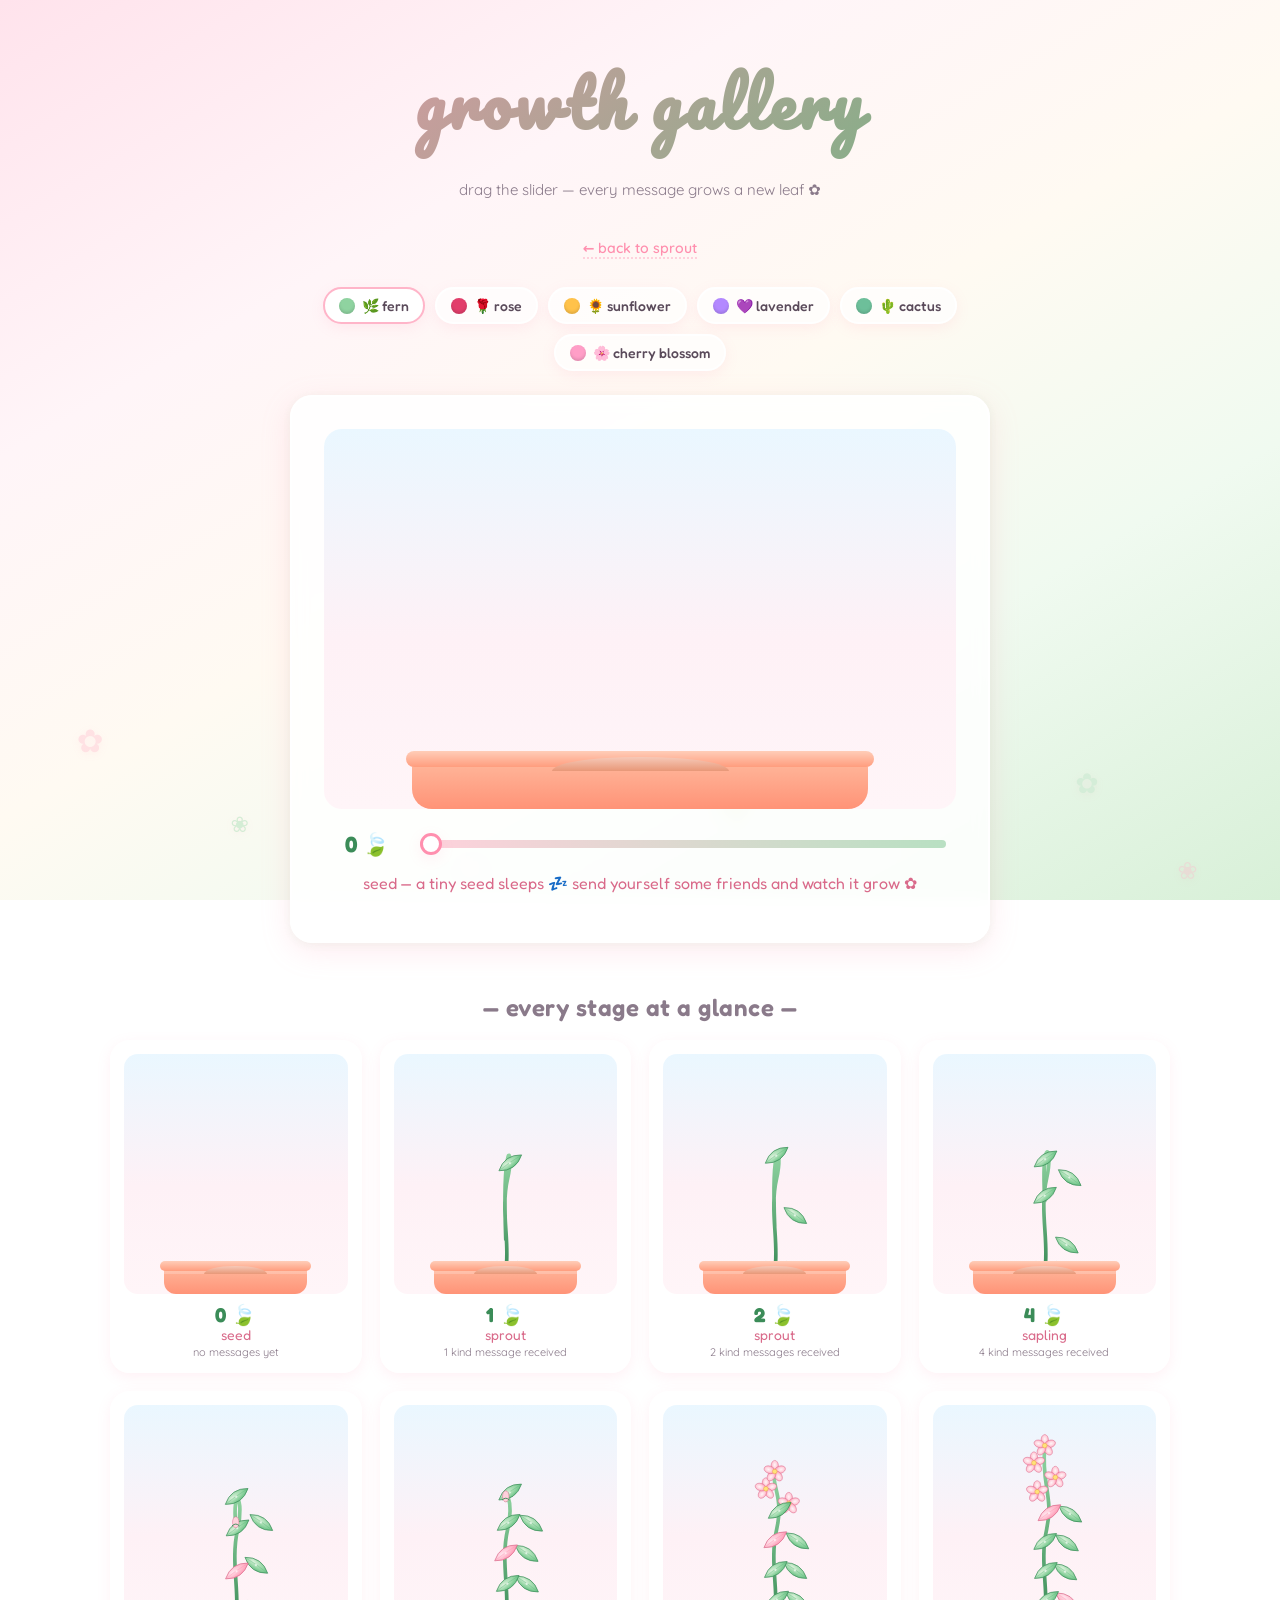
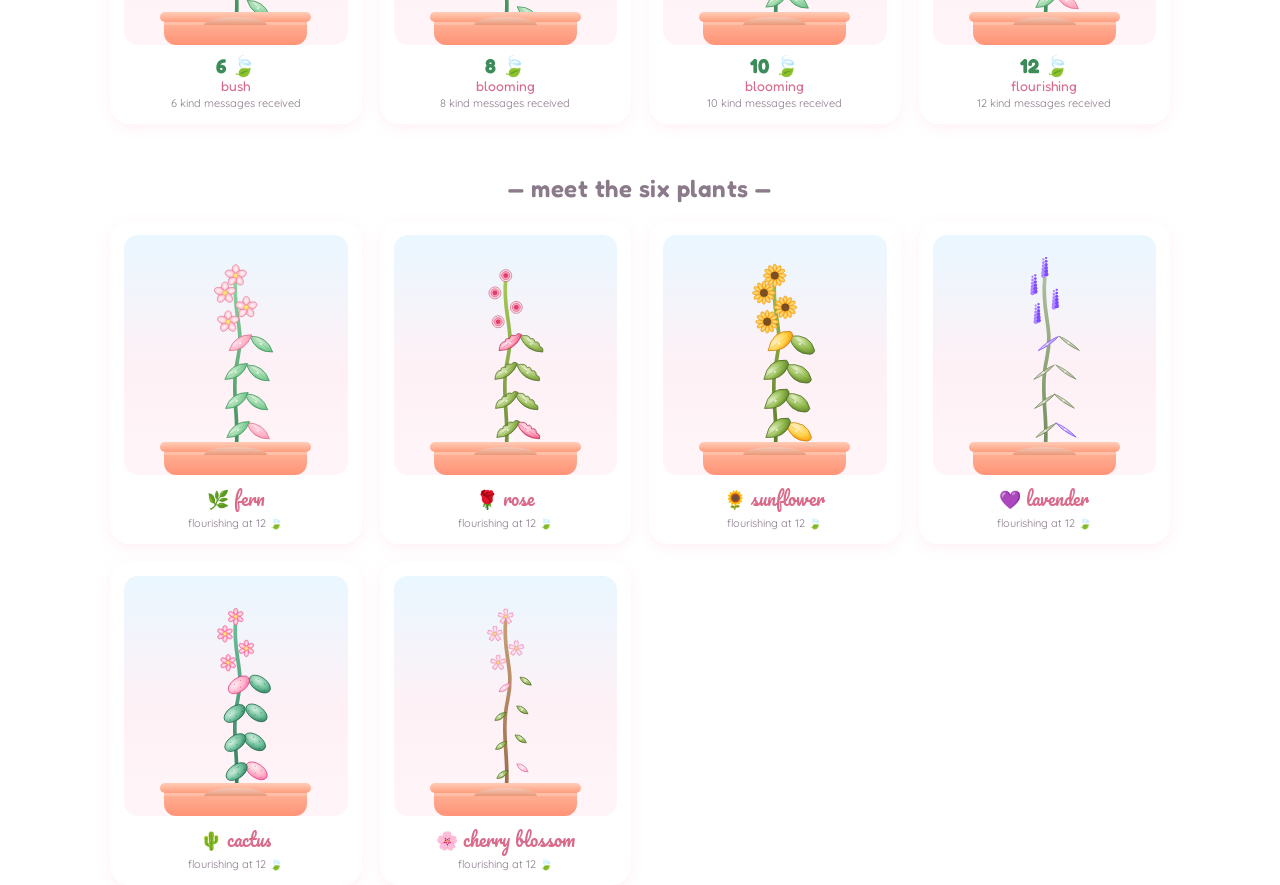
<file: growth.html>
<!DOCTYPE html>
<html lang="en">
<head>
<meta charset="UTF-8" />
<meta name="viewport" content="width=device-width, initial-scale=1.0"/>
<title>Sprout ✿ growth gallery</title>
<link rel="preconnect" href="https://fonts.googleapis.com">
<link rel="preconnect" href="https://fonts.gstatic.com" crossorigin>
<link href="https://fonts.googleapis.com/css2?family=Fredoka:wght@400;500;600;700&family=Pacifico&family=Quicksand:wght@400;500;600&display=swap" rel="stylesheet">
<script>
  // match the saved light/dark theme (same bootstrap as index.html)
  (function () {
    try {
      var saved = localStorage.getItem('sprout.theme');
      var theme = saved || (matchMedia('(prefers-color-scheme: dark)').matches ? 'dark' : 'light');
      document.documentElement.dataset.theme = theme;
      document.documentElement.style.colorScheme = theme;
    } catch (_) {}
  })();
</script>
<link rel="stylesheet" href="styles.css"/>
<style>
  body { padding-bottom: 60px; }

  .gallery-header {
    text-align: center;
    padding: 40px 20px 10px;
  }
  .gallery-header h1 { margin: 0; }
  .gallery-header .tagline { margin-top: 16px; }
  .gallery-back {
    display: inline-block;
    margin-top: 12px;
    font-size: 14px;
    color: var(--pink-500);
    text-decoration: none;
    font-weight: 600;
    border-bottom: 2px dotted var(--pink-200);
  }
  .gallery-back:hover { color: var(--pink-700); }

  /* species picker */
  .species-picker {
    display: flex;
    flex-wrap: wrap;
    justify-content: center;
    gap: 10px;
    max-width: 720px;
    margin: 18px auto 0;
    padding: 0 16px;
  }
  .species-btn {
    display: inline-flex;
    align-items: center;
    gap: 7px;
    font-family: 'Fredoka', sans-serif;
    font-weight: 500;
    font-size: 14px;
    color: var(--ink);
    background: rgba(255, 255, 255, 0.7);
    border: 2px solid white;
    border-radius: 999px;
    padding: 8px 14px;
    cursor: pointer;
    box-shadow: var(--shadow-soft);
    transition: transform 0.15s, border-color 0.18s, background 0.18s;
  }
  .species-btn:hover { transform: translateY(-1px); }
  .species-btn.active { border-color: var(--pink-300); background: white; }
  .species-swatch {
    width: 16px; height: 16px; border-radius: 50%;
    box-shadow: inset 0 -2px 3px rgba(0,0,0,0.12);
  }

  .slider-card {
    max-width: 700px;
    margin: 24px auto;
    text-align: center;
  }
  .slider-card .big-plant {
    height: 380px;
    background: linear-gradient(180deg, #eaf7ff 0%, #fef1f6 55%, #fff5f8 100%);
    border-radius: 18px;
    overflow: hidden;
    position: relative;
    display: flex;
    justify-content: center;
    align-items: flex-end;
  }
  .slider-card .big-plant svg { width: 100%; height: 100%; }
  .slider-card .big-plant .ground {
    position: absolute; bottom: 38px; left: 18%; right: 18%; height: 14px;
    background: linear-gradient(180deg, #f6c9b8, #e89878);
    border-radius: 50% 50% 0 0 / 100% 100% 0 0;
    z-index: 1;
  }
  .slider-card .big-plant .pot-base {
    position: absolute; bottom: 0; left: 14%; right: 14%; height: 50px;
    background: linear-gradient(180deg, #ffb89c 0%, #ff9377 100%);
    border-radius: 0 0 20px 20px;
  }
  .slider-card .big-plant .pot-base::before {
    content: ''; position: absolute; top: -8px; left: -6px; right: -6px; height: 16px;
    background: linear-gradient(180deg, #ffcdb8, #ff9d7e); border-radius: 8px;
  }

  .slider-row {
    display: flex;
    align-items: center;
    gap: 16px;
    margin: 22px 8px 8px;
  }
  .slider-row input[type=range] {
    flex: 1;
    -webkit-appearance: none;
    appearance: none;
    height: 8px;
    background: linear-gradient(90deg, var(--pink-200), var(--green-200));
    border-radius: 999px;
    outline: none;
  }
  .slider-row input[type=range]::-webkit-slider-thumb {
    -webkit-appearance: none;
    appearance: none;
    width: 22px; height: 22px;
    background: white;
    border: 3px solid var(--pink-500);
    border-radius: 50%;
    cursor: pointer;
    box-shadow: var(--shadow-soft);
  }
  .slider-row input[type=range]::-moz-range-thumb {
    width: 22px; height: 22px;
    background: white;
    border: 3px solid var(--pink-500);
    border-radius: 50%;
    cursor: pointer;
  }
  .slider-readout {
    font-family: 'Fredoka', sans-serif;
    font-weight: 700;
    font-size: 22px;
    color: var(--green-700);
    min-width: 70px;
  }
  .slider-stage {
    font-family: 'Fredoka', sans-serif;
    color: var(--pink-700);
    font-size: 16px;
  }

  .grid-title {
    text-align: center;
    margin: 50px 0 18px;
    font-family: 'Fredoka', sans-serif;
    color: var(--ink-soft);
    font-weight: 600;
    letter-spacing: 0.5px;
  }
  .grid {
    max-width: 1100px;
    margin: 0 auto;
    padding: 0 20px;
    display: grid;
    grid-template-columns: repeat(auto-fit, minmax(220px, 1fr));
    gap: 18px;
  }
  .mini {
    background: rgba(255, 255, 255, 0.85);
    border: 2px solid white;
    border-radius: 20px;
    box-shadow: var(--shadow-soft);
    padding: 12px;
    text-align: center;
  }
  .mini .frame {
    position: relative;
    height: 240px;
    background: linear-gradient(180deg, #eaf7ff 0%, #fef1f6 55%, #fff5f8 100%);
    border-radius: 14px;
    overflow: hidden;
    display: flex;
    justify-content: center;
    align-items: flex-end;
  }
  .mini .frame svg { width: 100%; height: 100%; }
  .mini .frame .ground {
    position: absolute; bottom: 20px; left: 18%; right: 18%; height: 8px;
    background: linear-gradient(180deg, #f6c9b8, #e89878);
    border-radius: 50% 50% 0 0 / 100% 100% 0 0;
    z-index: 1;
  }
  .mini .frame .pot-base {
    position: absolute; bottom: 0; left: 18%; right: 18%; height: 28px;
    background: linear-gradient(180deg, #ffb89c 0%, #ff9377 100%);
    border-radius: 0 0 12px 12px;
  }
  .mini .frame .pot-base::before {
    content: ''; position: absolute; top: -5px; left: -4px; right: -4px; height: 10px;
    background: linear-gradient(180deg, #ffcdb8, #ff9d7e); border-radius: 5px;
  }
  .mini .count {
    margin-top: 10px;
    font-family: 'Fredoka', sans-serif;
    font-weight: 700;
    color: var(--green-700);
    font-size: 20px;
    line-height: 1.1;
  }
  .mini .stage {
    font-family: 'Fredoka', sans-serif;
    color: var(--pink-700);
    font-size: 14px;
  }
  .mini .small-label {
    font-size: 11px;
    color: var(--ink-soft);
    margin-top: 2px;
  }
  .mini .species-name {
    font-family: 'Pacifico', cursive;
    color: var(--pink-700);
    font-size: 18px;
    margin-top: 8px;
  }
</style>
</head>
<body>

<div class="floaties" aria-hidden="true">
  <span class="floaty">✿</span><span class="floaty">❀</span><span class="floaty">✾</span>
  <span class="floaty">🌱</span><span class="floaty">♡</span><span class="floaty">✿</span><span class="floaty">❀</span>
</div>

<div class="gallery-header">
  <h1 class="logo">growth gallery</h1>
  <p class="tagline">drag the slider — every message grows a new leaf ✿</p>
  <a class="gallery-back" href="/">← back to sprout</a>
</div>

<!-- species picker -->
<div class="species-picker" id="speciesPicker"></div>

<!-- big interactive slider -->
<div class="card slider-card">
  <div class="big-plant">
    <svg id="bigSvg" viewBox="0 0 400 520" preserveAspectRatio="xMidYMax meet"></svg>
    <div class="ground"></div>
    <div class="pot-base"></div>
  </div>
  <div class="slider-row">
    <span class="slider-readout"><span id="bigCount">0</span> 🍃</span>
    <input id="bigSlider" type="range" min="0" max="12" step="1" value="0"/>
  </div>
  <p class="slider-stage" id="bigStage">a tiny seed sleeps 💤</p>
</div>

<h2 class="grid-title">— every stage at a glance —</h2>
<div class="grid" id="grid"></div>

<h2 class="grid-title">— meet the six plants —</h2>
<div class="grid" id="speciesGrid"></div>

<script src="i18n.js"></script>
<script src="plant.js"></script>
<script>
  // fake leaves: drawPlant only reads .length (and per-leaf props for click
  // handlers, which we skip here since openLeaf isn't defined on this page)
  const fakeLeaves = n => Array.from({ length: n }, (_, i) => ({
    msg: '', fromName: 'preview', fromId: 'preview', anon: false, at: Date.now() - i * 1000,
  }));

  // pretty labels + swatch colors for the six species (order matches PLANT_SPECIES)
  const SPECIES_META = [
    { name: 'fern',          emoji: '🌿', swatch: '#8fd3a0' },
    { name: 'rose',          emoji: '🌹', swatch: '#e23e6b' },
    { name: 'sunflower',     emoji: '🌻', swatch: '#ffc24a' },
    { name: 'lavender',      emoji: '💜', swatch: '#b388ff' },
    { name: 'cactus',        emoji: '🌵', swatch: '#6dbf9a' },
    { name: 'cherry blossom',emoji: '🌸', swatch: '#ff9ec7' },
  ];

  let currentSpecies = 0;

  // ---------- species picker ----------
  const picker = document.getElementById('speciesPicker');
  SPECIES_META.forEach((m, i) => {
    const btn = document.createElement('button');
    btn.className = 'species-btn' + (i === 0 ? ' active' : '');
    btn.dataset.species = i;
    btn.innerHTML = `<span class="species-swatch" style="background:${m.swatch}"></span>${m.emoji} ${m.name}`;
    picker.appendChild(btn);
  });
  picker.addEventListener('click', e => {
    const btn = e.target.closest('.species-btn');
    if (!btn) return;
    currentSpecies = +btn.dataset.species;
    document.querySelectorAll('.species-btn').forEach(b => b.classList.toggle('active', b === btn));
    renderBig(+slider.value);
    renderStageGrid();
  });

  // ---------- interactive slider ----------
  const slider = document.getElementById('bigSlider');
  const bigSvg = document.getElementById('bigSvg');
  const countLabel = document.getElementById('bigCount');
  const stageLabel = document.getElementById('bigStage');

  function renderBig(n) {
    countLabel.textContent = n;
    const info = stageInfo(n);
    stageLabel.textContent = `${info.name} — ${info.banner}`;
    drawPlant(fakeLeaves(n), bigSvg, { species: currentSpecies });
  }
  slider.addEventListener('input', e => renderBig(+e.target.value));

  // ---------- "every stage" grid (follows the selected species) ----------
  const stops = [0, 1, 2, 4, 6, 8, 10, 12];
  const grid = document.getElementById('grid');
  function renderStageGrid() {
    grid.innerHTML = '';
    stops.forEach(n => {
      const info = stageInfo(n);
      const card = document.createElement('div');
      card.className = 'mini';
      card.innerHTML = `
        <div class="frame">
          <svg viewBox="0 0 400 520" preserveAspectRatio="xMidYMax meet"></svg>
          <div class="ground"></div>
          <div class="pot-base"></div>
        </div>
        <div class="count">${n} 🍃</div>
        <div class="stage">${info.name}</div>
        <div class="small-label">${n === 0 ? 'no messages yet' : `${n} kind message${n > 1 ? 's' : ''} received`}</div>
      `;
      grid.appendChild(card);
      drawPlant(fakeLeaves(n), card.querySelector('svg'), { species: currentSpecies });
    });
  }

  // ---------- "meet the six plants" showcase (all species, flourishing) ----------
  const speciesGrid = document.getElementById('speciesGrid');
  const SHOWCASE_N = 12;
  SPECIES_META.forEach((m, i) => {
    const card = document.createElement('div');
    card.className = 'mini';
    card.innerHTML = `
      <div class="frame">
        <svg viewBox="0 0 400 520" preserveAspectRatio="xMidYMax meet"></svg>
        <div class="ground"></div>
        <div class="pot-base"></div>
      </div>
      <div class="species-name">${m.emoji} ${m.name}</div>
      <div class="small-label">flourishing at ${SHOWCASE_N} 🍃</div>
    `;
    speciesGrid.appendChild(card);
    drawPlant(fakeLeaves(SHOWCASE_N), card.querySelector('svg'), { species: i });
  });

  // initial paint
  renderBig(0);
  renderStageGrid();
</script>

</body>
</html>
</file>
<file: styles.css>
/* ============================================================
   Sprout ✿ — pastel cute UI
   ============================================================ */

:root {
  color-scheme: light;
  --pink-50:  #fff5f8;
  --pink-100: #ffe3ec;
  --pink-200: #ffd1dc;
  --pink-300: #ffb5c9;
  --pink-500: #ff8fae;
  --pink-700: #d96a8a;

  --green-50:  #f0faf0;
  --green-100: #d8f0d8;
  --green-200: #b8e0c2;
  --green-300: #8fd3a0;
  --green-500: #5ab97a;
  --green-700: #3b8c58;
  --garden-title-text: #537b60;
  --garden-title-gradient: linear-gradient(135deg, #45906a 0%, #57a87d 52%, #6bbf90 100%);
  --garden-title-highlight: rgba(49, 83, 61, 0.16);
  --garden-title-shadow: rgba(49, 83, 61, 0.16);
  --wood-100:  #f1dec1;
  --wood-200:  #e2c79f;
  --wood-300:  #d0ac82;
  --wood-700:  #b28c68;
  --wood-ink:  #6b503a;

  --cream:    #fffaf2;
  --ink:      #5a4a5a;
  --ink-soft: #8a7a8a;
  --line:     #f3d6e0;

  --shadow: 0 8px 30px rgba(255, 143, 174, 0.18),
            0 2px 8px  rgba(143, 211, 160, 0.12);
  --shadow-soft: 0 4px 14px rgba(255, 143, 174, 0.12);
  --radius: 22px;
  --page-bg: linear-gradient(150deg,
    var(--pink-100) 0%,
    var(--pink-50) 28%,
    var(--cream) 50%,
    var(--green-50) 72%,
    var(--green-100) 100%);
  --surface-card: rgba(255, 255, 255, 0.85);
  --surface-control: rgba(255, 255, 255, 0.7);
  --surface-popover: #fff;
  --surface-input: #fff;
  --surface-soft: rgba(255, 255, 255, 0.65);
  --surface-muted: rgba(255, 255, 255, 0.5);
  --surface-hover: #fff;
  --border-strong: #fff;
  --plant-bg: linear-gradient(180deg, #eaf7ff 0%, #fef1f6 55%, #fff5f8 100%);
  --ground-bg: linear-gradient(180deg, #f6c9b8, #e89878);
  --pot-bg: linear-gradient(180deg, #ffb89c 0%, #ff9377 100%);
  --pot-rim-bg: linear-gradient(180deg, #ffcdb8, #ff9d7e);
  --request-bg: linear-gradient(135deg, #fff5f8 0%, #f0faf0 100%);
  --modal-backdrop: rgba(90, 74, 90, 0.35);
}

:root[data-theme="dark"] {
  color-scheme: dark;
  --pink-50:  #2b2228;
  --pink-100: #372831;
  --pink-200: #4a303c;
  --pink-300: #a96f86;
  --pink-500: #c9839d;
  --pink-700: #d9a0b5;

  --green-50:  #1f2924;
  --green-100: #293a32;
  --green-200: #385346;
  --green-300: #648f78;
  --green-500: #78aa8d;
  --green-700: #98c2a5;
  --garden-title-text: #91b89c;
  --garden-title-gradient: linear-gradient(135deg, #b9c9ba 0%, #93ac99 52%, #b9b6aa 100%);
  --garden-title-highlight: rgba(255, 255, 255, 0.24);
  --garden-title-shadow: rgba(0, 0, 0, 0.24);
  --wood-100:  #8c745e;
  --wood-200:  #77624f;
  --wood-300:  #645243;
  --wood-700:  #cdb492;
  --wood-ink:  #e6d3bd;

  --cream:    #242126;
  --ink:      #dcd0d8;
  --ink-soft: #ab9da6;
  --line:     #463941;

  --shadow: 0 12px 32px rgba(0, 0, 0, 0.3),
            0 2px 10px rgba(111, 164, 134, 0.06);
  --shadow-soft: 0 6px 16px rgba(0, 0, 0, 0.22);
  --page-bg: linear-gradient(150deg,
    #202127 0%,
    #282128 32%,
    #242627 58%,
    #202b25 100%);
  --surface-card: rgba(39, 34, 39, 0.9);
  --surface-control: rgba(48, 41, 48, 0.82);
  --surface-popover: #302830;
  --surface-input: #2b252c;
  --surface-soft: rgba(255, 255, 255, 0.055);
  --surface-muted: rgba(255, 255, 255, 0.04);
  --surface-hover: rgba(217, 141, 168, 0.1);
  --border-strong: rgba(235, 219, 228, 0.11);
  --plant-bg: linear-gradient(180deg, #202d34 0%, #28252e 58%, #30282e 100%);
  --ground-bg: linear-gradient(180deg, #7a5d55, #574640);
  --pot-bg: linear-gradient(180deg, #b97866 0%, #8c574f 100%);
  --pot-rim-bg: linear-gradient(180deg, #cc8c76, #a16255);
  --request-bg: linear-gradient(135deg, rgba(217, 141, 168, 0.1) 0%, rgba(134, 188, 153, 0.09) 100%);
  --modal-backdrop: rgba(11, 11, 14, 0.58);
}

* { box-sizing: border-box; }

[hidden] { display: none !important; }

/* ---------- language toggle ---------- */
.lang-toggle {
  position: fixed;
  top: 14px;
  right: 14px;
  z-index: 100;
  display: inline-flex;
  align-items: center;
  background: var(--surface-card);
  border: 1px solid var(--border-strong);
  border-radius: 999px;
  box-shadow: var(--shadow-soft);
  padding: 3px;
  font-family: 'Fredoka', 'Jua', sans-serif;
  font-size: 12px;
  backdrop-filter: blur(6px);
}
.lang-opt {
  display: inline-flex;
  align-items: center;
  justify-content: center;
  border: none;
  background: transparent;
  color: var(--ink-soft);
  padding: 5px 11px;
  border-radius: 999px;
  cursor: pointer;
  font-family: inherit;
  font-size: inherit;
  font-weight: 600;
  transition: background 0.15s ease, color 0.15s ease;
  min-width: 30px;
  min-height: 26px;
}
.lang-opt:hover:not(.active) { color: var(--pink-500); }
.lang-opt.active {
  background: var(--pink-300);
  color: white;
}
:root[data-theme="dark"] .lang-opt.active {
  background: linear-gradient(135deg, #bd8196, #cc95a8);
  color: #2b2228;
}
.theme-toggle {
  position: fixed;
  top: 14px;
  right: 90px;
  z-index: 100;
  display: inline-grid;
  place-items: center;
  width: 32px;
  height: 32px;
  border: 1px solid var(--border-strong);
  border-radius: 50%;
  background: var(--surface-card);
  color: var(--ink-soft);
  box-shadow: var(--shadow-soft);
  cursor: pointer;
  font-family: 'Fredoka', 'Jua', sans-serif;
  font-size: 16px;
  line-height: 1;
  backdrop-filter: blur(6px);
  transition: transform 0.15s ease, color 0.15s ease, background 0.15s ease;
}
.theme-toggle:hover { transform: translateY(-1px); color: var(--pink-500); }
.theme-toggle[aria-pressed="true"] { color: var(--green-700); }

/* ---------- profile menu (topbar) ---------- */
.profile-menu { position: relative; align-self: center; }
.profile-btn {
  border: 2px solid var(--border-strong);
  background: var(--surface-control);
  padding: 2px;
  border-radius: 50%;
  cursor: pointer;
  box-shadow: var(--shadow-soft);
  transition: transform 0.15s ease, box-shadow 0.18s ease;
  line-height: 0;
}
.profile-btn:hover { transform: translateY(-1px); box-shadow: 0 5px 16px rgba(255,143,174,0.25); }
.profile-avatar {
  display: flex;
  align-items: center;
  justify-content: center;
  width: 36px;
  height: 36px;
  border-radius: 50%;
  background: linear-gradient(135deg, var(--pink-200), var(--green-200));
  color: var(--ink);
  font-family: 'Fredoka', 'Jua', sans-serif;
  font-weight: 700;
  font-size: 18px;
}
.profile-dropdown {
  position: absolute;
  top: calc(100% + 8px);
  right: 0;
  z-index: 80;
  margin: 0;
  padding: 6px;
  list-style: none;
  min-width: 196px;
  background: var(--surface-popover);
  border: 2px solid var(--pink-100);
  border-radius: 16px;
  box-shadow: 0 10px 28px rgba(255, 143, 174, 0.24);
}
.profile-dropdown li { list-style: none; }
.pd-item {
  display: flex;
  align-items: center;
  min-height: 38px;
  width: 100%;
  text-align: left;
  border: none;
  background: transparent;
  color: var(--ink);
  font-family: 'Fredoka', 'Jua', sans-serif;
  font-size: 14px;
  font-weight: 500;
  padding: 10px 12px;
  border-radius: 10px;
  cursor: pointer;
  transition: background 0.12s ease, color 0.12s ease;
}
.pd-item:hover { background: var(--pink-50); }
.pd-theme,
.pd-lang {
  display: flex;
  align-items: center;
  min-height: 34px;
  gap: 4px;
  margin: 4px 6px;
  padding: 3px;
  background: var(--surface-control);
  border: 1px solid var(--border-strong);
  border-radius: 999px;
  font-family: 'Fredoka', 'Jua', sans-serif;
  font-size: 12px;
}
.theme-opt {
  display: inline-flex;
  align-items: center;
  justify-content: center;
  flex: 1;
  min-width: 0;
  min-height: 26px;
  border: none;
  background: transparent;
  color: var(--ink-soft);
  border-radius: 999px;
  cursor: pointer;
  font-family: inherit;
  font-size: inherit;
  font-weight: 600;
  padding: 5px 11px;
  transition: background 0.15s ease, color 0.15s ease;
}
.theme-opt:hover:not(.active) { color: var(--pink-500); }
.theme-opt.active {
  background: var(--green-300);
  color: white;
}
:root[data-theme="dark"] .theme-opt.active {
  background: linear-gradient(135deg, #7ca78b, #8eb99e);
  color: #202820;
}
.pd-lang .lang-opt {
  flex: 1;
  min-width: 0;
}
.pd-danger { color: var(--ink-soft); }
.pd-danger:hover { background: var(--pink-50); color: var(--pink-700); }
@media (max-width: 520px) {
  .lang-toggle { top: 10px; right: 10px; font-size: 11px; }
  .lang-opt { padding: 4px 9px; min-width: 26px; }
  .theme-toggle { top: 10px; right: 78px; width: 29px; height: 29px; font-size: 14px; }
}

html, body { height: 100%; }

body {
  margin: 0;
  font-family: 'Quicksand', 'Fredoka', 'Poor Story', system-ui, sans-serif;
  color: var(--ink);
  background: var(--page-bg);
  background-attachment: fixed; /* seamless pink→green across the whole viewport */
  min-height: 100%;
  overflow-x: hidden;
  /* garden breeze: JS toggles .breezy to gust this 0→1 and back; plants and
     floaties read it to sway harder during a gust (see gardenBreeze in app.js) */
  --breeze: 0;
  transition: --breeze 1.5s ease-in-out;
}
body.breezy { --breeze: 1; }

/* ---------- floating decorations ---------- */
.floaties {
  position: fixed;
  inset: 0;
  pointer-events: none;
  z-index: 0;
  overflow: hidden;
}
.floaty {
  position: absolute;
  font-size: 28px;
  opacity: 0.35;
  animation: float linear infinite;
  filter: drop-shadow(0 2px 4px rgba(255, 143, 174, 0.25));
}
.floaty:nth-child(1) { left: 6%;  top: 80%;  font-size: 32px; animation-duration: 22s; color: var(--pink-300); }
.floaty:nth-child(2) { left: 18%; top: 90%;  font-size: 22px; animation-duration: 28s; animation-delay: -6s; color: var(--green-300); }
.floaty:nth-child(3) { left: 36%; top: 95%;  font-size: 26px; animation-duration: 25s; animation-delay: -12s; color: var(--pink-200); }
.floaty:nth-child(4) { left: 56%; top: 88%;  font-size: 30px; animation-duration: 30s; animation-delay: -4s; }
.floaty:nth-child(5) { left: 70%; top: 92%;  font-size: 22px; animation-duration: 26s; animation-delay: -16s; color: var(--pink-500); }
.floaty:nth-child(6) { left: 84%; top: 85%;  font-size: 28px; animation-duration: 24s; animation-delay: -9s; color: var(--green-200); }
.floaty:nth-child(7) { left: 92%; top: 95%;  font-size: 24px; animation-duration: 27s; animation-delay: -18s; color: var(--pink-300); }

@keyframes float {
  0%   { transform: translate(0, 0)     rotate(0deg);   opacity: 0; }
  10%  { opacity: 0.4; }
  90%  { opacity: 0.35; }
  /* lean downwind as the breeze gusts */
  100% { transform: translate(calc(var(--breeze, 0) * 34px), -110vh) rotate(360deg); opacity: 0; }
}

/* ---------- garden breeze ---------- */
/* registered so --breeze can smoothly transition (and be read inside keyframes) */
@property --breeze {
  syntax: '<number>';
  inherits: true;
  initial-value: 0;
}

/* ---------- views ---------- */
.view {
  position: relative;
  z-index: 1;
}

/* ---------- typography ---------- */
.logo {
  font-family: 'Pacifico', 'Gaegu', cursive;
  /* shrink on narrow screens so the wordmark never overflows / clips its card */
  font-size: clamp(42px, 11vw, 64px);
  /* Pacifico is a connected brush script — a little tracking stops the capital
     S's swash from overlapping the following letters */
  letter-spacing: 0.06em;
  margin: 0;
  background: linear-gradient(135deg, var(--pink-500), var(--green-500));
  -webkit-background-clip: text;
  background-clip: text;
  color: transparent;
  text-align: center;
  /* extra line-height + top padding so Pacifico's tall S swash stays inside the
     gradient paint box; with background-clip:text anything above it loses its
     fill and looks cut off */
  line-height: 1.6;
  padding: 12px 2px 10px;
}
.logo.small { font-size: 32px; line-height: 1.25; padding: 3px 2px 0; letter-spacing: 0.05em; }
.tagline {
  text-align: center;
  margin: 16px 0 28px;
  color: var(--ink-soft);
  font-size: 15px;
}
.logo + .tagline,
.logo + .onboard-lead {
  margin-top: 16px;
}
h2 {
  font-family: 'Fredoka', 'Jua', sans-serif;
  font-weight: 600;
  margin: 0 0 4px;
  color: var(--pink-700);
}
h3 {
  font-family: 'Fredoka', 'Jua', sans-serif;
  margin: 0;
  color: var(--pink-700);
}
.muted { color: var(--ink-soft); font-size: 14px; margin: 0; }
.muted.small { font-size: 12px; }
.center { text-align: center; }

/* ---------- cards ---------- */
.card {
  background: var(--surface-card);
  backdrop-filter: blur(8px);
  border-radius: var(--radius);
  border: 2px solid var(--border-strong);
  box-shadow: var(--shadow);
  padding: 32px;
}

/* ---------- auth ---------- */
#view-login, #view-signup, #view-shared, #view-onboarding {
  display: flex;
  align-items: center;
  justify-content: center;
  padding: 40px 20px;
  min-height: 100vh;
}
/* main view hugs its content so the footer sits right beneath it */
#view-main { min-height: auto; }

/* ---------- onboarding ---------- */
.onboard-card {
  width: 100%;
  max-width: 460px;
  text-align: center;
}
.onboard-lead {
  font-size: 16px;
  color: var(--ink);
  margin: 8px 0 18px;
  line-height: 1.5;
}
.onboard-points {
  list-style: none;
  padding: 0;
  margin: 0 0 22px;
  text-align: left;
  display: flex;
  flex-direction: column;
  gap: 12px;
}
.onboard-points li {
  background: var(--pink-50);
  border: 1.5px solid var(--pink-100);
  border-radius: 14px;
  padding: 12px 14px;
  font-size: 14px;
  color: var(--ink);
  line-height: 1.4;
}
.onboard-step h2 { font-size: 22px; margin-bottom: 4px; }
.onboard-step .muted { margin-bottom: 16px; }
.onboard-step input {
  width: 100%;
  font-family: inherit;
  font-size: 15px;
  min-height: 47px;
  padding: 12px 16px;
  border-radius: 14px;
  border: 2px solid var(--line);
  background: var(--surface-input);
  color: var(--ink);
  outline: none;
  margin-bottom: 16px;
}
.onboard-step input:focus { border-color: var(--pink-300); box-shadow: 0 0 0 4px var(--pink-100); }
.onboard-step .btn { width: 100%; }

.seed-grid {
  display: grid;
  grid-template-columns: repeat(3, 1fr);
  gap: 12px;
  margin: 6px 0 20px;
}
.seed-card {
  display: flex;
  flex-direction: column;
  align-items: center;
  gap: 6px;
  min-height: 99px;
  padding: 14px 8px;
  border: 2px solid var(--line);
  border-radius: 16px;
  background: var(--surface-control);
  cursor: pointer;
  transition: transform 0.15s ease, border-color 0.18s ease, box-shadow 0.18s ease;
}
.seed-card:hover { transform: translateY(-2px); box-shadow: var(--shadow-soft); }
.seed-card.selected {
  border-color: var(--pink-300);
  box-shadow: 0 0 0 4px var(--pink-100);
}
.seed-shape {
  width: 46px;
  height: 46px;
  border-radius: 50%;
  display: flex;
  align-items: center;
  justify-content: center;
  box-shadow: inset 0 -3px 6px rgba(0,0,0,0.06);
}
.seed-dot {
  width: 15px;
  height: 21px;
  background: linear-gradient(135deg, #b07a4e 0%, #8a5a34 60%, #6e441f 100%);
  border-radius: 50% 50% 48% 48% / 64% 64% 36% 36%;
  transform: rotate(-18deg);
  box-shadow: inset 1px 2px 2px rgba(255,255,255,0.25), inset -1px -2px 3px rgba(0,0,0,0.2);
}
.seed-label {
  min-height: 14px;
  font-size: 11px;
  color: var(--ink-soft);
  font-family: 'Fredoka', 'Jua', sans-serif;
}
.auth-card {
  width: 100%;
  max-width: 420px;
}
#view-login .auth-card {
  min-height: 542px;
}
#view-signup .auth-card {
  min-height: 632px;
}

/* ---------- shared (public read-only) plant ---------- */
.shared-wrap {
  width: 100%;
  max-width: 480px;
  text-align: center;
}
.shared-wrap .plant-name { cursor: default; }
.shared-wrap .plant-name:hover { transform: none; box-shadow: var(--shadow-soft); }
.shared-wrap .plant-area { margin: 14px auto 0; }
.shared-wrap #sharedCtaBtn {
  display: inline-block;
  margin-top: 18px;
  text-decoration: none;
}

/* ---------- neighbor picker (send modal) ---------- */
.send-to-wrap {
  position: relative;
  width: 100%;
}
.send-to-wrap input { width: 100%; }
.neighbor-dropdown {
  position: absolute;
  top: calc(100% + 4px);
  left: 0;
  right: 0;
  z-index: 60;
  margin: 0;
  padding: 4px;
  list-style: none;
  max-height: 220px;
  overflow-y: auto;
  background: var(--surface-popover);
  border: 2px solid var(--pink-100);
  border-radius: 14px;
  box-shadow: 0 8px 24px rgba(255, 143, 174, 0.22);
}
.neighbor-item {
  display: flex;
  align-items: center;
  gap: 10px;
  padding: 8px 10px;
  border-radius: 10px;
  cursor: pointer;
  transition: background 0.12s ease;
}
.neighbor-item:hover { background: var(--surface-hover); }
.ni-avatar {
  width: 28px;
  height: 28px;
  flex: none;
  display: flex;
  align-items: center;
  justify-content: center;
  border-radius: 50%;
  background: linear-gradient(135deg, var(--pink-200), var(--green-200));
  color: var(--ink);
  font-family: 'Fredoka', 'Jua', sans-serif;
  font-weight: 700;
  font-size: 14px;
}
.ni-name {
  flex: 1 1 auto;
  font-weight: 600;
  color: var(--ink);
  font-size: 14px;
  white-space: nowrap;
  overflow: hidden;
  text-overflow: ellipsis;
}
.ni-leaves {
  flex: none;
  font-size: 12px;
  color: var(--ink-soft);
}

/* ---------- plant action buttons ---------- */
.plant-actions {
  display: flex;
  flex-direction: column;
  gap: 10px;
  align-items: center;
  margin-top: 12px;
}
.share-btn {
  min-width: 176px;
  font-size: 14px;
  padding: 10px 22px;
}
.form {
  display: flex;
  flex-direction: column;
  gap: 14px;
  margin-top: 8px;
}
.form label {
  display: flex;
  flex-direction: column;
  gap: 6px;
  font-size: 13px;
  font-weight: 600;
  color: var(--ink-soft);
  letter-spacing: 0.3px;
}
.form label > span:first-child {
  display: block;
  min-height: 20px;
  line-height: 1.35;
}
.hint-inline {
  font-weight: 500;
  font-size: 11px;
  color: var(--pink-500);
  letter-spacing: 0;
  margin-left: 4px;
}
.form input::placeholder,
.form textarea::placeholder {
  color: var(--pink-300);
  opacity: 0.85;
}
.form input, .form textarea {
  font-family: inherit;
  font-size: 15px;
  padding: 12px 16px;
  border-radius: 14px;
  border: 2px solid var(--line);
  background: var(--surface-input);
  color: var(--ink);
  outline: none;
  transition: border-color 0.18s, box-shadow 0.18s, transform 0.18s;
}
.form input {
  width: 100%;
  min-height: 47px;
}
.form input:focus, .form textarea:focus {
  border-color: var(--pink-300);
  box-shadow: 0 0 0 4px var(--pink-100);
}
.form textarea { resize: vertical; min-height: 99px; }
.form .btn {
  width: 100%;
}
.form textarea.over-limit {
  border-color: var(--pink-500);
  box-shadow: 0 0 0 4px rgba(225, 90, 115, 0.12);
}
.char-counter {
  align-self: flex-end;
  color: var(--ink-soft);
  font-size: 12px;
  font-weight: 600;
  line-height: 1;
}
.char-counter.over {
  color: #e15a73;
}
.send-daily {
  margin: 0;
  text-align: center;
  font-size: 12px;
  font-weight: 600;
  color: var(--ink-soft);
}
.send-daily:empty { display: none; }
.send-daily.none { color: #e15a73; }

.form .check {
  flex-direction: row;
  align-items: flex-start;
  gap: 10px;
  min-height: 54px;
  font-weight: 500;
  font-size: 13px;
  color: var(--ink);
}
.form .check input { width: 18px; height: 18px; margin-top: 2px; accent-color: var(--pink-500); }

/* ---------- buttons ---------- */
.btn {
  display: inline-flex;
  align-items: center;
  justify-content: center;
  text-align: center;
  font-family: 'Fredoka', 'Jua', sans-serif;
  font-weight: 600;
  font-size: 16px;
  border: none;
  min-height: 50px;
  padding: 13px 22px;
  border-radius: 999px;
  cursor: pointer;
  transition: transform 0.15s, box-shadow 0.18s, filter 0.15s;
  letter-spacing: 0.3px;
  box-shadow: var(--shadow-soft);
}
.btn:hover  { transform: translateY(-2px); filter: brightness(1.04); }
.btn:active { transform: translateY(0);    filter: brightness(0.97); }
.btn-pink {
  background: linear-gradient(135deg, var(--pink-300), var(--pink-500));
  color: white;
}
.btn-green {
  background: linear-gradient(135deg, var(--green-200), var(--green-500));
  color: white;
}
:root[data-theme="dark"] .btn-pink {
  background: linear-gradient(135deg, #bc8096, #ca93a4);
  color: #2b2228;
}
:root[data-theme="dark"] .btn-green {
  background: linear-gradient(135deg, #7ca78b, #8eb99e);
  color: #202820;
}

.swap {
  margin: 18px 0 0;
  text-align: center;
  font-size: 14px;
  color: var(--ink-soft);
}
.swap a {
  color: var(--pink-500);
  font-weight: 600;
  text-decoration: none;
  border-bottom: 2px dotted var(--pink-200);
}
.swap a:hover { color: var(--pink-700); }

.error   { color: #e15a73; font-size: 13px; min-height: 18px; margin: 0; }
.success { color: var(--green-700); font-size: 13px; min-height: 18px; margin: 0; }

/* ---------- top bar ---------- */
.topbar {
  display: flex;
  align-items: center;
  justify-content: space-between;
  padding: 16px 28px;
  gap: 16px;
  flex-wrap: wrap;
}
.brand { cursor: pointer; }
.nav { display: flex; gap: 10px; flex-wrap: wrap; }
.nav > .navbtn { order: 10; }
.nav > .profile-menu { order: 20; }
.navbtn {
  display: inline-flex;
  align-items: center;
  justify-content: center;
  min-width: 128px;
  min-height: 42px;
  text-align: center;
  font-family: 'Fredoka', 'Jua', sans-serif;
  font-weight: 500;
  font-size: 14px;
  border: 2px solid var(--border-strong);
  background: var(--surface-control);
  color: var(--ink);
  padding: 9px 16px;
  border-radius: 999px;
  cursor: pointer;
  box-shadow: var(--shadow-soft);
  transition: transform 0.15s, background 0.18s;
}
.navbtn:hover { transform: translateY(-1px); background: var(--surface-hover); }
.navbtn.ghost { background: transparent; box-shadow: none; color: var(--ink-soft); border-color: transparent; }
.navbtn.ghost:hover { color: var(--pink-500); background: var(--pink-50); }

/* ---------- click-to-copy ---------- */
.copyable {
  cursor: pointer;
  border-radius: 6px;
  padding: 1px 6px;
  margin: 0 -6px;
  transition: background 0.15s ease, color 0.15s ease;
  user-select: all;
}
.copyable:hover {
  background: var(--surface-hover);
  color: var(--pink-700);
}
.copyable:active {
  background: var(--pink-100);
}

/* ---------- footer ---------- */
.page-footer {
  text-align: center;
  padding: 4px 16px 10px;
  color: var(--ink-soft);
  font-size: 11px;
  opacity: 0.8;
  letter-spacing: 0.2px;
  line-height: 1.3;
}
.page-footer a {
  color: var(--ink-soft);
  text-decoration: none;
  transition: color 0.15s ease;
}
.page-footer a:hover { color: var(--pink-500); text-decoration: underline; }
.page-footer .dot { margin: 0 6px; opacity: 0.5; }

/* ---------- main page title ---------- */
.page-title {
  position: relative;
  isolation: isolate;
  display: flex;
  align-items: center;
  justify-content: center;
  width: fit-content;
  min-width: 279px;
  min-height: 72px;
  max-width: calc(100% - 48px);
  text-align: center;
  margin: 10px auto 24px;
  padding: 6px 44px 10px;
  border: 0;
  border-radius: 46% 54% 50% 50% / 62% 44% 56% 38%;
  background:
    radial-gradient(ellipse at 24% 30%, rgba(255, 255, 255, 0.72) 0 30%, transparent 31%),
    radial-gradient(ellipse at 78% 70%, rgba(216, 240, 216, 0.5) 0 38%, transparent 39%),
    linear-gradient(100deg, rgba(255, 227, 236, 0.82), var(--surface-card) 48%, rgba(216, 240, 216, 0.72));
  box-shadow:
    -12px 8px 0 -6px rgba(255, 209, 220, 0.72),
    13px -7px 0 -6px rgba(184, 224, 194, 0.72),
    0 12px 26px -24px rgba(90, 74, 90, 0.32),
    inset 0 -8px 0 rgba(255, 181, 201, 0.16);
  cursor: default;
  overflow: visible;
}
.page-title-text {
  position: relative;
  z-index: 2;
  display: block;
  font-family: 'Pacifico', 'Gaegu', cursive;
  font-size: 44px;
  font-weight: 400;
  line-height: 1.28;
  letter-spacing: 0;
  color: var(--garden-title-text);
  background: var(--garden-title-gradient);
  -webkit-background-clip: text;
  background-clip: text;
  -webkit-text-fill-color: transparent;
  text-shadow:
    0 1px 0 var(--garden-title-highlight),
    0 7px 16px var(--garden-title-shadow);
  padding: 7px 2px 12px;
  margin: -7px 0 -12px;
}
.page-title::before,
.page-title::after {
  content: '';
  position: absolute;
  z-index: 1;
  display: block;
  width: 42px;
  height: 22px;
  border: 2px solid var(--border-strong);
  border-radius: 999px 14px 999px 14px;
  box-shadow: 0 5px 14px rgba(255, 143, 174, 0.14);
  transform: translateY(0) rotate(var(--garden-leaf-rotate));
  animation: garden-leaf-drift 5.8s ease-in-out infinite;
}
.page-title::before {
  --garden-leaf-rotate: -18deg;
  left: -21px;
  bottom: 3px;
  background:
    radial-gradient(circle at 28% 34%, rgba(255, 255, 255, 0.82) 0 18%, transparent 19%),
    linear-gradient(135deg, var(--pink-200), var(--pink-50) 58%, var(--pink-100));
}
.page-title::after {
  --garden-leaf-rotate: 18deg;
  right: -20px;
  top: 4px;
  background:
    radial-gradient(circle at 28% 34%, rgba(255, 255, 255, 0.78) 0 18%, transparent 19%),
    linear-gradient(135deg, var(--green-200), var(--green-50) 58%, var(--green-100));
  animation-delay: -2.9s;
}
@keyframes garden-leaf-drift {
  0%, 100% { transform: translateY(0) rotate(var(--garden-leaf-rotate)); }
  50%      { transform: translateY(-4px) rotate(calc(var(--garden-leaf-rotate) + 5deg)); }
}
:root[data-theme="dark"] .page-title {
  background:
    radial-gradient(ellipse at 24% 30%, rgba(255, 255, 255, 0.08) 0 30%, transparent 31%),
    radial-gradient(ellipse at 78% 70%, rgba(134, 188, 153, 0.14) 0 38%, transparent 39%),
    linear-gradient(100deg, rgba(217, 141, 168, 0.14), var(--surface-card) 48%, rgba(134, 188, 153, 0.14));
  box-shadow:
    -12px 8px 0 -6px rgba(217, 141, 168, 0.18),
    13px -7px 0 -6px rgba(134, 188, 153, 0.18),
    0 12px 24px -24px rgba(0, 0, 0, 0.45),
    inset 0 -8px 0 rgba(217, 141, 168, 0.06);
}
:root[data-theme="dark"] .page-title::before,
:root[data-theme="dark"] .page-title::after {
  border-color: rgba(235, 219, 228, 0.12);
  box-shadow: 0 5px 12px rgba(0, 0, 0, 0.16);
}
:root[data-theme="dark"] .page-title::before {
  background:
    radial-gradient(circle at 28% 34%, rgba(255, 255, 255, 0.12) 0 18%, transparent 19%),
    linear-gradient(135deg, rgba(217, 141, 168, 0.36), var(--pink-50) 58%, var(--pink-100));
}
:root[data-theme="dark"] .page-title::after {
  background:
    radial-gradient(circle at 28% 34%, rgba(255, 255, 255, 0.1) 0 18%, transparent 19%),
    linear-gradient(135deg, rgba(134, 188, 153, 0.34), var(--green-50) 58%, var(--green-100));
}
[lang="ko"] .page-title-text {
  font-family: 'Nanum Pen Script', 'Gaegu', cursive;
  font-weight: 400;
  font-size: 44px;
  line-height: 1.28;
  letter-spacing: 0;
}
@media (max-width: 520px) {
  .page-title {
    min-width: min(236px, calc(100% - 34px));
    max-width: calc(100% - 34px);
    padding: 6px 34px 10px;
  }
  .page-title-text {
    font-size: 38px;
  }
  .page-title::before,
  .page-title::after {
    width: 34px;
    height: 18px;
  }
  .page-title::before { left: -17px; }
  .page-title::after { right: -17px; }
  [lang="ko"] .page-title-text { font-size: 38px; }
}

/* ---------- main layout ---------- */
.main-wrap {
  max-width: 1100px;
  margin: 0 auto;
  padding: 8px 24px 60px;
  display: grid;
  grid-template-columns: 320px 1fr;
  gap: 24px;
}
@media (max-width: 820px) {
  .main-wrap { grid-template-columns: 1fr; }
}

/* ---------- profile ---------- */
.profile-card {
  display: flex;
  flex-direction: column;
  align-items: center;
  text-align: center;
}
.avatar {
  position: relative;
  border: 4px solid var(--border-strong);
  width: 96px;
  height: 96px;
  border-radius: 50%;
  margin: 0 auto 12px;
  background: linear-gradient(135deg, var(--pink-200), var(--green-200));
  display: grid;
  place-items: center;
  font-family: 'Fredoka', 'Jua', sans-serif;
  font-weight: 700;
  color: var(--ink);
  font-size: 44px;
  box-shadow: var(--shadow-soft);
  padding: 0;
  line-height: 1;
  cursor: pointer;
  appearance: none;
  transition: transform 0.16s ease, box-shadow 0.18s ease;
}
.avatar::after {
  content: '✎';
  position: absolute;
  right: -4px;
  bottom: 2px;
  display: grid;
  place-items: center;
  width: 28px;
  height: 28px;
  border: 2px solid var(--border-strong);
  border-radius: 50%;
  background: var(--surface-card);
  color: var(--pink-700);
  font-family: 'Fredoka', 'Jua', sans-serif;
  font-size: 14px;
  line-height: 1;
  opacity: 0;
  transform: translateY(4px) scale(0.88);
  box-shadow: var(--shadow-soft);
  transition: opacity 0.16s ease, transform 0.16s ease;
}
.avatar:hover,
.avatar:focus-visible {
  transform: translateY(-2px);
  box-shadow: 0 8px 20px rgba(255, 143, 174, 0.22);
}
.avatar:hover::after,
.avatar:focus-visible::after {
  opacity: 1;
  transform: translateY(0) scale(1);
}
.avatar:focus-visible {
  outline: 3px solid var(--pink-300);
  outline-offset: 4px;
}
.profile-card #profName.copyable,
.profile-card #profEmail.copyable {
  display: block;
  width: fit-content;
  max-width: 100%;
  margin-left: auto;
  margin-right: auto;
  border-radius: 999px;
  overflow-wrap: anywhere;
  transition: background 0.15s ease, color 0.15s ease, box-shadow 0.15s ease;
}
.profile-card #profName.copyable:hover {
  background: var(--pink-100);
  color: var(--pink-700);
  box-shadow: 0 0 0 3px var(--surface-soft);
}
.profile-card #profEmail.copyable:hover {
  background: var(--green-50);
  color: var(--green-700);
  box-shadow: 0 0 0 3px var(--surface-soft);
}
.profile-delete-account {
  align-self: flex-start;
  margin: auto 0 0;
  padding: 18px 0 0;
  border: none;
  background: transparent;
  color: var(--pink-700);
  cursor: pointer;
  font-family: 'Fredoka', 'Jua', sans-serif;
  font-size: 12px;
  font-weight: 600;
  line-height: 1.2;
  letter-spacing: 0;
  text-align: left;
}
.profile-delete-account:hover {
  color: #c84d68;
  text-decoration: underline;
  text-underline-offset: 3px;
}
.profile-delete-account:focus-visible {
  outline: 2px solid var(--pink-300);
  outline-offset: 3px;
  border-radius: 6px;
}
.id-chip {
  display: inline-block;
  font-family: 'Fredoka', 'Jua', sans-serif;
  font-weight: 600;
  background: var(--pink-100);
  color: var(--pink-700);
  padding: 6px 14px;
  border-radius: 999px;
  margin: 4px 0 4px;
  cursor: pointer;
  user-select: all;
  letter-spacing: 0.4px;
  transition: background 0.18s;
}
.id-chip:hover { background: var(--pink-200); }
.stats {
  width: 100%;
  display: flex;
  justify-content: center;
  gap: 16px;
  margin: 18px 0 8px;
}
.stat {
  position: relative;
  flex: 1 1 0;
  min-width: 0;
  background: var(--green-50);
  padding: 12px 14px;
  border-radius: 16px;
  border: 2px solid var(--green-100);
  text-align: center;
}
.stage-stat {
  appearance: none;
  color: inherit;
  cursor: pointer;
  font: inherit;
  transition: transform 0.15s ease, border-color 0.15s ease, box-shadow 0.18s ease, background 0.15s ease;
}
.stage-stat:hover {
  transform: translateY(-1px);
  border-color: var(--green-300);
  background: var(--surface-hover);
  box-shadow: var(--shadow-soft);
}
.stage-stat:focus-visible {
  outline: 3px solid var(--green-200);
  outline-offset: 3px;
}
.leaf-badge {
  position: absolute;
  top: -9px;
  right: -9px;
  background: var(--pink-500);
  color: #fff;
  border-radius: 999px;
  min-width: 22px;
  padding: 2px 7px;
  font-family: 'Fredoka', 'Jua', sans-serif;
  font-weight: 700;
  font-size: 12px;
  line-height: 1.4;
  box-shadow: 0 2px 6px rgba(0, 0, 0, 0.18);
  animation: leaf-badge-pop 0.32s ease;
}
@keyframes leaf-badge-pop {
  0%   { transform: scale(0); }
  70%  { transform: scale(1.18); }
  100% { transform: scale(1); }
}
.stat-num {
  font-family: 'Fredoka', 'Jua', sans-serif;
  font-weight: 700;
  font-size: 26px;
  color: var(--green-700);
  line-height: 1.1;
  white-space: nowrap;
}
.stat-label {
  font-size: 12px;
  color: var(--ink-soft);
  margin-top: 2px;
  letter-spacing: 0.4px;
  white-space: nowrap;
}
.stage-stat .stat-label::after {
  content: '›';
  display: inline-block;
  margin-left: 4px;
  color: var(--green-500);
  font-weight: 700;
}
.hint {
  font-size: 13px;
  color: var(--ink-soft);
  margin: 14px 0 0;
  line-height: 1.5;
}

/* ---------- plant ---------- */
.plant-card {
  display: flex;
  flex-direction: column;
  padding: 0;
  overflow: hidden;
  text-align: center;
  border-color: var(--green-100);
  background: linear-gradient(180deg, var(--surface-card) 0%, var(--surface-soft) 100%);
}
.plant-card-header {
  display: grid;
  justify-items: center;
  gap: 10px;
  padding: 24px 28px 16px;
  background: linear-gradient(135deg, var(--green-50) 0%, var(--surface-card) 54%, var(--pink-50) 100%);
  border-bottom: 1px solid var(--green-100);
}
.plant-title-sign {
  position: relative;
  isolation: isolate;
  display: grid;
  justify-items: center;
  gap: 7px;
  width: min(100%, 390px);
  margin-bottom: 10px;
  padding: 19px 30px 16px;
  border: 2px solid rgba(143, 211, 160, 0.42);
  border-radius: 16px 16px 22px 16px;
  background:
    linear-gradient(90deg, rgba(184, 224, 194, 0.5) 0 10px, transparent 10px),
    repeating-linear-gradient(0deg, transparent 0 17px, rgba(184, 224, 194, 0.2) 17px 18px),
    linear-gradient(180deg, var(--surface-card) 0%, var(--surface-control) 100%);
  box-shadow:
    0 12px 24px -22px rgba(83, 123, 96, 0.48),
    inset 0 1px 0 rgba(255, 255, 255, 0.48),
    inset 10px 0 0 rgba(184, 224, 194, 0.18);
  animation: plant-marker-sway 7.5s ease-in-out infinite;
  transform: translateY(0) rotate(-0.5deg);
}
@keyframes plant-marker-sway {
  0%, 100% { transform: translateY(0) rotate(-0.5deg); }
  50%      { transform: translateY(-2px) rotate(0.45deg); }
}
.plant-title-sign::after {
  content: '';
  position: absolute;
  display: block;
}
.plant-title-sign::after {
  z-index: 2;
  left: 50%;
  top: -11px;
  width: 72px;
  height: 21px;
  border: 1px solid rgba(255, 143, 174, 0.18);
  border-radius: 7px;
  background:
    linear-gradient(90deg, rgba(255, 255, 255, 0.38), transparent 42%),
    linear-gradient(135deg, rgba(255, 209, 220, 0.68), var(--surface-control));
  box-shadow: 0 4px 10px rgba(255, 143, 174, 0.1);
  transform: translateX(-50%) rotate(1.5deg);
}
:root[data-theme="dark"] .plant-title-sign {
  border-color: rgba(134, 188, 153, 0.2);
  background:
    linear-gradient(90deg, rgba(134, 188, 153, 0.16) 0 10px, transparent 10px),
    repeating-linear-gradient(0deg, transparent 0 17px, rgba(134, 188, 153, 0.09) 17px 18px),
    linear-gradient(180deg, var(--surface-card) 0%, var(--surface-control) 100%);
  box-shadow:
    0 12px 24px -22px rgba(0, 0, 0, 0.46),
    inset 0 1px 0 rgba(255, 255, 255, 0.06),
    inset 10px 0 0 rgba(134, 188, 153, 0.08);
}
:root[data-theme="dark"] .plant-title-sign::after {
  border-color: rgba(217, 141, 168, 0.18);
  background:
    linear-gradient(90deg, rgba(255, 255, 255, 0.08), transparent 42%),
    linear-gradient(135deg, rgba(217, 141, 168, 0.24), var(--surface-control));
  box-shadow: 0 4px 10px rgba(0, 0, 0, 0.14);
}
.plant-name {
  font-family: 'Jua', 'Fredoka', sans-serif;
  font-weight: 400;
  font-size: 28px;
  line-height: 1.12;
  color: var(--green-700);
  text-align: center;
  margin: 0 auto 12px;
  padding: 8px 20px;
  border-radius: 999px;
  cursor: pointer;
  display: inline-block;
  background: linear-gradient(135deg, var(--green-50) 0%, var(--surface-input) 100%);
  border: 2px solid var(--green-200);
  box-shadow: var(--shadow-soft);
  transition: transform 0.15s ease, box-shadow 0.18s ease, background 0.15s ease;
  letter-spacing: 0;
}
.plant-name:hover {
  transform: translateY(-2px) rotate(-1deg);
  box-shadow: 0 6px 20px rgba(143, 211, 160, 0.28);
  background: var(--green-50);
}
.plant-card .plant-name {
  position: relative;
  max-width: 100%;
  margin: 0;
  padding: 0 32px;
  border: none;
  border-radius: 0;
  background: transparent;
  box-shadow: none;
  font-size: 34px;
  line-height: 1.05;
  color: var(--green-700);
  text-shadow: 0 1px 0 var(--border-strong);
  overflow-wrap: anywhere;
}
#plantName::before {
  content: '✎';
  position: absolute;
  top: 50%;
  right: 0;
  display: inline-grid;
  place-items: center;
  width: 24px;
  height: 24px;
  border: 1px solid rgba(107, 80, 58, 0.2);
  border-radius: 999px;
  background: rgba(255, 250, 242, 0.76);
  color: var(--pink-700);
  font-family: 'Fredoka', 'Jua', sans-serif;
  font-size: 12px;
  line-height: 1;
  opacity: 0;
  transform: translate(6px, -50%) scale(0.9);
  box-shadow: 0 3px 10px rgba(107, 80, 58, 0.14);
  transition: opacity 0.16s ease, transform 0.16s ease, background 0.16s ease;
}
.plant-title-sign .plant-name {
  z-index: 1;
  color: var(--garden-title-text);
  text-shadow:
    0 1px 0 var(--border-strong),
    0 5px 14px rgba(83, 123, 96, 0.14);
}
.plant-card .plant-name::after {
  content: '';
  display: block;
  width: min(120px, 70%);
  height: 4px;
  margin: 7px auto 0;
  border-radius: 999px;
  background: linear-gradient(90deg, var(--green-200), var(--pink-200), var(--green-200));
}
.plant-title-sign .plant-name::after {
  width: min(104px, 64%);
  height: 3px;
  background: linear-gradient(90deg, transparent, var(--green-300), transparent);
}
.plant-card .plant-name:hover {
  transform: translateY(-1px);
  box-shadow: none;
  background: transparent;
  color: var(--green-500);
}
#plantName:hover::before,
#plantName:focus-visible::before {
  opacity: 1;
  transform: translate(0, -50%) scale(1);
  background: var(--surface-card);
}
:root[data-theme="dark"] #plantName::before {
  border-color: rgba(235, 219, 228, 0.12);
  background: rgba(48, 41, 48, 0.84);
  color: var(--pink-500);
  box-shadow: 0 3px 10px rgba(0, 0, 0, 0.18);
}
.plant-title-sign .plant-name:hover {
  color: var(--green-700);
}
.plant-name.unnamed {
  font-family: 'Jua', 'Fredoka', sans-serif;
  font-size: 20px;
  color: var(--ink-soft);
  font-style: italic;
  font-weight: 400;
  border-style: dotted;
  background: var(--surface-muted);
}
.plant-card .plant-name.unnamed {
  color: var(--garden-title-text);
  font-size: 28px;
  font-style: normal;
  background: transparent;
  opacity: 0.78;
}
.plant-start-date {
  display: inline-flex;
  align-items: center;
  justify-content: center;
  min-height: 24px;
  padding: 4px 12px;
  border: 1px solid var(--green-100);
  border-radius: 999px;
  background: var(--surface-control);
  color: var(--green-700);
  font-family: 'Fredoka', 'Jua', 'Poor Story', sans-serif;
  font-size: 12px;
  font-weight: 600;
  line-height: 1.2;
  letter-spacing: 0;
  box-shadow: 0 2px 8px rgba(143, 211, 160, 0.16);
}
.plant-title-sign .plant-start-date {
  z-index: 1;
  border-color: rgba(143, 211, 160, 0.28);
  background: rgba(255, 255, 255, 0.5);
  color: var(--garden-title-text);
  box-shadow: inset 0 -2px 0 rgba(184, 224, 194, 0.16);
}
:root[data-theme="dark"] .plant-title-sign .plant-start-date {
  border-color: rgba(134, 188, 153, 0.18);
  background: rgba(255, 255, 255, 0.055);
  box-shadow: inset 0 -2px 0 rgba(134, 188, 153, 0.06);
}
.plant-start-date:empty {
  display: none;
}

/* ---------- past plants (graduated) ---------- */
.past-plants {
  max-width: 1100px;
  margin: 8px auto 32px;
  padding: 0 24px;
}
.past-plants .section-h {
  margin: 8px 0 12px;
}
.past-grid {
  display: grid;
  grid-template-columns: repeat(auto-fill, minmax(150px, 1fr));
  gap: 14px;
}
.past-card {
  background: var(--surface-soft);
  border: 2px solid var(--green-100);
  border-radius: 18px;
  padding: 10px 8px 12px;
  text-align: center;
  box-shadow: var(--shadow-soft);
  position: relative;
  opacity: 0.92;
  cursor: pointer;
  transition: transform 0.15s ease, box-shadow 0.18s ease, border-color 0.18s ease, opacity 0.18s ease;
}
.past-card:hover {
  transform: translateY(-2px);
  border-color: var(--green-300);
  opacity: 1;
  box-shadow: 0 6px 18px rgba(143, 211, 160, 0.25);
}
/* subtle danger button inside the past-plant modal */
.remove-plant-btn {
  display: inline-flex;
  align-items: center;
  justify-content: center;
  min-height: 32px;
  min-width: 132px;
  border: none;
  background: transparent;
  color: var(--ink-soft);
  font-family: 'Fredoka', 'Jua', sans-serif;
  font-size: 13px;
  cursor: pointer;
  padding: 8px 16px;
  border-radius: 999px;
  transition: background 0.15s ease, color 0.15s ease;
}
.remove-plant-btn:hover {
  background: var(--pink-50);
  color: var(--pink-700);
}
.remove-plant-btn:disabled { opacity: 0.5; cursor: default; }

/* past-plant modal: plant name is read-only (no rename) */
#modal-past-plant .plant-name {
  cursor: default;
  display: block;
  width: fit-content;
  max-width: 100%;
  margin-left: auto;
  margin-right: auto;
  text-align: center;
  overflow-wrap: anywhere;
  background: linear-gradient(135deg, var(--green-50) 0%, var(--surface-input) 100%);
}
#modal-past-plant .plant-name:hover {
  transform: none;
  box-shadow: var(--shadow-soft);
}
#modal-past-plant .plant-area {
  margin: 12px auto 0;
}
.center { text-align: center; }
.past-card .mini-plant {
  position: relative;
  width: 100%;
  height: 140px;
  overflow: hidden;
}
.past-card .mini-plant svg {
  width: 100%;
  height: 100%;
}
.past-card .mini-plant .ground {
  position: absolute;
  bottom: 0; left: 0; right: 0;
  height: 6px;
  background: var(--green-200);
  border-radius: 3px;
}
.past-card .mini-plant .pot-base {
  position: absolute;
  bottom: -2px; left: 50%;
  transform: translateX(-50%);
  width: 60%;
  height: 8px;
  background: var(--pink-200);
  border-radius: 4px;
}
.past-name {
  font-family: 'Jua', 'Fredoka', sans-serif;
  font-weight: 400;
  font-size: 19px;
  line-height: 1.12;
  color: var(--green-700);
  margin-top: 6px;
  text-align: center;
  overflow-wrap: anywhere;
}
.past-meta {
  font-size: 11px;
  color: var(--ink-soft);
  line-height: 1.35;
  margin-top: 4px;
}

.graduate-btn {
  min-width: 232px;
  font-size: 14px;
  padding: 10px 22px;
}

.plant-stage-banner {
  text-align: center;
  font-family: 'Fredoka', 'Poor Story', sans-serif;
  font-size: 13px;
  color: var(--ink-soft);
  background: var(--surface-control);
  border: 1px solid var(--green-100);
  border-radius: 999px;
  padding: 7px 14px;
  margin: 0;
  max-width: 100%;
  overflow-wrap: anywhere;
}
.plant-area {
  position: relative;
  height: 520px;
  display: flex;
  justify-content: center;
  align-items: flex-end;
  overflow: hidden;
  border-radius: 18px;
  background: var(--plant-bg);
}
.plant-card .plant-area {
  margin: 18px 22px 0;
  border: 2px solid var(--border-strong);
  box-shadow: inset 0 0 0 1px var(--surface-soft), var(--shadow-soft);
}
.plant-card > .hint.center {
  margin: 12px 24px 0;
}
.plant-card .plant-actions {
  margin: 14px 24px 24px;
  padding-top: 14px;
  border-top: 1px dashed var(--green-100);
}
#view-main .card {
  border-radius: 14px;
}
#view-main .stat,
#view-main .plant-stage-banner,
#view-main .plant-area,
#view-main .past-card {
  border-radius: 10px;
}
@media (max-width: 520px) {
  .plant-card-header {
    padding: 20px 18px 14px;
  }
  .plant-title-sign {
    margin-bottom: 10px;
    padding: 17px 18px 14px;
    border-radius: 14px 14px 20px 14px;
  }
  .plant-title-sign::after {
    top: -10px;
    width: 62px;
    height: 19px;
  }
  .plant-card .plant-name {
    font-size: 30px;
  }
  .plant-stage-banner {
    border-radius: 16px;
    line-height: 1.35;
  }
  .plant-card .plant-area {
    margin: 14px 14px 0;
    border-radius: 16px;
  }
  .plant-card .plant-actions {
    margin: 14px 18px 22px;
  }
}
.pot {
  position: relative;
  width: 100%;
  height: 100%;
  display: flex;
  justify-content: center;
  align-items: flex-end;
}
.pot svg { width: 100%; height: 100%; }
.ground {
  position: absolute;
  bottom: 38px;
  left: 0; right: 0;
  height: 14px;
  background: var(--ground-bg);
  border-radius: 50% 50% 0 0 / 100% 100% 0 0;
  margin: 0 18%;
  z-index: 1;
}
.pot-base {
  position: absolute;
  bottom: 0;
  left: 14%; right: 14%;
  height: 50px;
  background: var(--pot-bg);
  border-radius: 0 0 20px 20px;
  box-shadow: inset 0 8px 0 rgba(255, 255, 255, 0.2);
  z-index: 0;
}
.pot-base::before {
  content: '';
  position: absolute;
  top: -8px; left: -6px; right: -6px;
  height: 16px;
  background: var(--pot-rim-bg);
  border-radius: 8px;
}

/* leaves/flowers are svg <g> elements, click targets in full plant views */
.plant-area svg g.leaf,
.plant-area svg g.flower {
  --growth-hover-scale: 1;
  cursor: pointer;
  transition: transform 0.18s ease-out;
  transform-box: fill-box;
  transform-origin: center;
}
.plant-area svg g.leaf:hover,
.plant-area svg g.flower:hover { --growth-hover-scale: 1.1; }
.plant-area svg g.leaf.static,
.plant-area svg g.flower.static { cursor: default; }
.plant-area svg g.leaf.static:hover,
.plant-area svg g.flower.static:hover { --growth-hover-scale: 1; }
.plant-area svg g.leaf:not(.grow-in):not(.static) {
  animation: leaf-flutter 5.6s ease-in-out infinite;
  animation-delay: calc(var(--growth-drift, 0) * -0.7s);
}
.plant-area svg g.flower:not(.grow-in):not(.static) {
  animation: bloom-breathe 6.8s ease-in-out infinite;
  animation-delay: calc(var(--growth-drift, 0) * -0.8s);
}
#plantSvg .grow-in { animation: growIn 0.6s ease-out both; transform-box: fill-box; transform-origin: center; }
@keyframes growIn {
  0%   { transform: scale(0) rotate(-20deg); opacity: 0; }
  60%  { transform: scale(1.15) rotate(8deg); opacity: 1; }
  100% { transform: scale(1) rotate(0); }
}
.plant-area svg .sway,
#pastPlantSvg .sway {
  animation: sway 4.8s ease-in-out infinite;
  transform-box: fill-box;
  transform-origin: bottom center;
}
@keyframes sway {
  0%, 100% { transform: rotate(calc(-1.6deg - var(--breeze, 0) * 2.4deg)); }
  50%      { transform: rotate(calc( 1.8deg + var(--breeze, 0) * 2.6deg)); }
}
@keyframes leaf-flutter {
  0%, 100% { transform: translateY(0) rotate(calc(-1.4deg - var(--breeze, 0) * 2deg)) scale(var(--growth-hover-scale)); }
  50%      { transform: translateY(calc(-2px - var(--breeze, 0) * 3px)) rotate(calc(1.8deg + var(--breeze, 0) * 2.6deg)) scale(var(--growth-hover-scale)); }
}
@keyframes bloom-breathe {
  0%, 100% { transform: translateY(0) rotate(calc(-1deg - var(--breeze, 0) * 1.4deg)) scale(var(--growth-hover-scale)); }
  50%      { transform: translateY(-1px) rotate(calc(1deg + var(--breeze, 0) * 1.6deg)) scale(calc(var(--growth-hover-scale) * 1.03)); }
}

/* an unopened leaf trembles and gives off a soft shine until it's read.
   higher specificity than the flutter rule so unread leaves wobble instead;
   tremble animates transform, shine animates filter, so the two coexist. */
.plant-area svg g.leaf.unread:not(.grow-in):not(.static),
.plant-area svg g.flower.unread:not(.grow-in):not(.static) {
  animation: leaf-tremble 0.62s ease-in-out infinite,
             leaf-shine 1.7s ease-in-out infinite;
}
@keyframes leaf-tremble {
  0%   { transform: translate(0, 0)          rotate(-3deg)   scale(var(--growth-hover-scale, 1)); }
  25%  { transform: translate(0.6px, -0.6px) rotate(3deg)    scale(var(--growth-hover-scale, 1)); }
  50%  { transform: translate(0, 0.4px)      rotate(-2.4deg) scale(var(--growth-hover-scale, 1)); }
  75%  { transform: translate(-0.6px, -0.4px) rotate(2.6deg) scale(var(--growth-hover-scale, 1)); }
  100% { transform: translate(0, 0)          rotate(-3deg)   scale(var(--growth-hover-scale, 1)); }
}
@keyframes leaf-shine {
  0%, 100% { filter: drop-shadow(0 0 0 rgba(255, 226, 122, 0)); }
  50%      { filter: drop-shadow(0 0 5px rgba(255, 226, 122, 0.9)); }
}

@media (prefers-reduced-motion: reduce) {
  .floaty,
  .page-title::before,
  .page-title::after,
  .plant-title-sign,
  .plant-area svg .sway,
  #pastPlantSvg .sway,
  .plant-area svg g.leaf,
  .plant-area svg g.flower,
  #plantSvg .grow-in {
    animation: none !important;
  }
  body { transition: none; }
  /* no tremble/shine animation — keep a static glow so unread leaves still stand out */
  .plant-area svg g.leaf.unread,
  .plant-area svg g.flower.unread {
    filter: drop-shadow(0 0 4px rgba(255, 226, 122, 0.85));
  }
}

/* ---------- modal ---------- */
.modal {
  position: fixed;
  inset: 0;
  background: var(--modal-backdrop);
  backdrop-filter: blur(4px);
  display: flex;
  align-items: center;
  justify-content: center;
  z-index: 50;
  padding: 20px;
  animation: fadeIn 0.18s ease-out;
}
@keyframes fadeIn { from { opacity: 0; } to { opacity: 1; } }
.modal-card {
  background: var(--cream);
  border-radius: var(--radius);
  border: 2px solid var(--border-strong);
  box-shadow: var(--shadow);
  padding: 22px;
  width: min(100%, 380px);
  max-width: 380px;
  max-height: 88vh;
  overflow-y: auto;
  position: relative;
  animation: pop 0.22s ease-out;
}
.modal-card.wide       { width: min(100%, 460px); max-width: 460px; }
.modal-card.extra-wide { width: min(100%, 600px); max-width: 600px; }
.modal-card.small      { width: min(100%, 340px); max-width: 340px; }
.settings-card         { width: min(100%, 440px); max-width: 440px; }
#modal-settings .settings-card {
  min-height: 628px;
}
.stage-card {
  max-width: 520px;
}
.settings-card > .muted {
  min-height: 40px;
  margin-bottom: 16px;
  line-height: 1.45;
}
.settings-section {
  display: grid;
  gap: 12px;
  padding: 14px 0;
  border-top: 1px dashed var(--green-100);
}
.settings-section:first-of-type {
  border-top: 0;
  padding-top: 4px;
}
.settings-section h3 {
  min-height: 17px;
  margin: 0;
  color: var(--green-700);
  font-family: 'Fredoka', 'Jua', sans-serif;
  font-size: 14px;
  font-weight: 700;
  line-height: 1.2;
}
.settings-section-head,
.settings-row {
  display: flex;
  align-items: center;
  justify-content: space-between;
  gap: 14px;
  min-height: 62px;
}
.settings-profile-line {
  display: flex;
  align-items: center;
  gap: 12px;
  min-width: 0;
}
.settings-avatar {
  display: grid;
  place-items: center;
  flex: 0 0 auto;
  width: 46px;
  height: 46px;
  border: 3px solid var(--border-strong);
  border-radius: 50%;
  background: linear-gradient(135deg, var(--pink-200), var(--green-200));
  color: var(--ink);
  font-family: 'Fredoka', 'Jua', sans-serif;
  font-size: 22px;
  font-weight: 700;
  box-shadow: var(--shadow-soft);
}
.settings-profile-copy {
  flex: 1 1 auto;
  min-width: 0;
  display: grid;
  gap: 3px;
}
.settings-profile-copy strong,
.settings-profile-copy span {
  display: block;
  max-width: 100%;
  overflow-wrap: break-word;
}
.settings-profile-copy strong {
  color: var(--ink);
  font-family: 'Fredoka', 'Jua', sans-serif;
  font-size: 17px;
  line-height: 1.15;
}
.settings-profile-copy span {
  color: var(--ink-soft);
  font-size: 12px;
  line-height: 1.25;
}
.settings-chip-btn,
.settings-action {
  border: 1px solid var(--border-strong);
  border-radius: 999px;
  background: var(--surface-control);
  color: var(--ink);
  cursor: pointer;
  font-family: 'Fredoka', 'Jua', sans-serif;
  font-weight: 600;
  transition: background 0.15s ease, color 0.15s ease, transform 0.15s ease;
}
.settings-chip-btn {
  display: inline-flex;
  align-items: center;
  justify-content: center;
  width: 92px;
  height: 31px;
  padding: 7px 11px;
  font-size: 12px;
  white-space: nowrap;
}
.settings-action {
  display: flex;
  align-items: center;
  height: 40px;
  width: 100%;
  padding: 10px 12px;
  text-align: left;
  font-size: 14px;
}
.settings-chip-btn:hover,
.settings-action:hover {
  background: var(--pink-50);
  color: var(--pink-700);
  transform: translateY(-1px);
}
.settings-action.danger {
  color: var(--pink-700);
  border-color: var(--pink-100);
}
.settings-label,
.settings-note {
  display: block;
}
.settings-label {
  color: var(--ink);
  font-family: 'Fredoka', 'Jua', sans-serif;
  font-size: 14px;
  font-weight: 700;
  line-height: 1.2;
}
.settings-note {
  margin-top: 2px;
  color: var(--ink-soft);
  font-size: 12px;
  line-height: 1.25;
}
.settings-segment.pd-theme,
.settings-segment.pd-lang {
  flex: 0 0 142px;
  min-height: 34px;
  margin: 0;
}
.settings-actions {
  display: grid;
  width: 100%;
  gap: 8px;
}
@media (max-width: 520px) {
  .settings-section-head,
  .settings-row {
    align-items: stretch;
    flex-direction: column;
  }
  .settings-chip-btn {
    width: fit-content;
  }
  .settings-segment.pd-theme,
  .settings-segment.pd-lang {
    flex-basis: auto;
    width: 100%;
  }
}
.stage-progress-track {
  width: 100%;
  height: 10px;
  margin: 16px 0 14px;
  border-radius: 999px;
  background: var(--green-50);
  border: 1px solid var(--green-100);
  overflow: hidden;
}
.stage-progress-fill {
  width: 0%;
  height: 100%;
  border-radius: inherit;
  background: linear-gradient(90deg, var(--green-200), var(--pink-300));
  transition: width 0.2s ease;
}
.stage-progress-list {
  display: grid;
  gap: 8px;
  margin: 0;
  padding: 0;
  list-style: none;
}
.stage-progress-step {
  display: grid;
  grid-template-columns: 34px minmax(0, 1fr) auto;
  align-items: center;
  gap: 10px;
  padding: 10px 12px;
  border: 1px solid var(--green-100);
  border-radius: 14px;
  background: var(--surface-soft);
}
.stage-progress-step.current {
  border-color: var(--green-300);
  background: var(--green-50);
  box-shadow: inset 0 0 0 1px var(--surface-card);
}
.stage-progress-step.done {
  opacity: 0.8;
}
.stage-step-icon {
  display: grid;
  place-items: center;
  width: 34px;
  height: 34px;
  border-radius: 999px;
  background: var(--surface-control);
  font-size: 18px;
}
.stage-step-main,
.stage-step-side {
  display: grid;
  gap: 2px;
}
.stage-step-name {
  color: var(--ink);
  font-family: 'Fredoka', 'Jua', sans-serif;
  font-size: 15px;
  font-weight: 700;
  line-height: 1.15;
}
.stage-step-desc,
.stage-step-range {
  color: var(--ink-soft);
  font-size: 12px;
  line-height: 1.25;
}
.stage-step-side {
  justify-items: end;
  text-align: right;
}
.stage-step-status {
  width: fit-content;
  border-radius: 999px;
  padding: 2px 8px;
  background: var(--surface-control);
  color: var(--green-700);
  font-size: 11px;
  font-weight: 700;
  line-height: 1.25;
}
.stage-progress-step.current .stage-step-status {
  background: var(--green-300);
  color: white;
}
.stage-progress-step.future .stage-step-status {
  color: var(--ink-soft);
}
@media (max-width: 520px) {
  .stage-progress-step {
    grid-template-columns: 30px minmax(0, 1fr);
  }
  .stage-step-icon {
    width: 30px;
    height: 30px;
  }
  .stage-step-side {
    grid-column: 2;
    justify-items: start;
    text-align: left;
  }
}
.danger-modal {
  border-color: var(--pink-200);
  min-height: 462px;
}
.danger-modal .muted {
  min-height: 150px;
  line-height: 1.5;
}
.delete-confirm-label {
  display: block;
  margin: 16px 0 6px;
  color: var(--ink);
  font-family: 'Fredoka', 'Jua', sans-serif;
  font-size: 13px;
  font-weight: 600;
}
.delete-confirm-input {
  width: 100%;
  height: 42px;
  border: 2px solid var(--pink-100);
  border-radius: 14px;
  background: var(--surface-input);
  color: var(--ink);
  font: inherit;
  padding: 10px 12px;
  outline: none;
}
.delete-confirm-input:focus {
  border-color: var(--pink-300);
  box-shadow: 0 0 0 3px var(--pink-50);
}
.modal-actions {
  display: flex;
  justify-content: flex-end;
  align-items: center;
  gap: 10px;
  margin-top: 8px;
  flex-wrap: wrap;
}
.danger-modal .modal-actions {
  display: grid;
  grid-template-columns: 1fr;
  gap: 8px;
}
.danger-modal .modal-actions .btn,
.danger-modal .modal-actions .remove-plant-btn {
  width: 100%;
  height: 44px;
}
.danger-action:disabled {
  opacity: 0.5;
  cursor: default;
  transform: none;
  filter: none;
}
/* send modal must not clip the neighbor dropdown */
#modal-send .modal-card {
  min-height: 548px;
  overflow: visible;
  max-height: none;
}
#modal-send .modal-card > .muted {
  min-height: 42px;
  line-height: 1.45;
}
/* shrink the tall plant area when shown inside a modal */
.modal .plant-area { height: 340px; }
@keyframes pop {
  from { transform: scale(0.94); opacity: 0; }
  to   { transform: scale(1);    opacity: 1; }
}

.profile-icon-grid {
  display: grid;
  grid-template-columns: repeat(4, minmax(0, 1fr));
  gap: 10px;
  margin: 16px 0 8px;
}
.profile-icon-choice {
  display: grid;
  place-items: center;
  aspect-ratio: 1;
  min-width: 0;
  border: 2px solid var(--pink-100);
  border-radius: 16px;
  background: var(--surface-control);
  color: var(--ink);
  font-family: 'Fredoka', 'Jua', 'Apple Color Emoji', 'Segoe UI Emoji', sans-serif;
  font-weight: 700;
  font-size: 30px;
  line-height: 1;
  cursor: pointer;
  box-shadow: var(--shadow-soft);
  transition: transform 0.16s ease, border-color 0.16s ease, background 0.16s ease, box-shadow 0.16s ease;
}
.profile-icon-choice:hover {
  transform: translateY(-2px);
  border-color: var(--pink-300);
  background: var(--surface-hover);
}
.profile-icon-choice.active {
  border-color: var(--pink-300);
  background: linear-gradient(135deg, var(--pink-100), var(--green-100));
  box-shadow: 0 0 0 4px var(--pink-100);
}
.profile-icon-choice:focus-visible {
  outline: 3px solid var(--pink-300);
  outline-offset: 3px;
}
.profile-icon-choice:disabled {
  cursor: default;
  opacity: 0.65;
  transform: none;
}
.x {
  position: absolute;
  top: 12px; right: 14px;
  border: none;
  background: var(--pink-100);
  color: var(--pink-700);
  width: 30px; height: 30px;
  border-radius: 50%;
  cursor: pointer;
  font-weight: 600;
  font-family: inherit;
  transition: background 0.18s, transform 0.15s;
}
.x:hover { background: var(--pink-200); transform: rotate(90deg); }

/* ---------- sent list ---------- */
.sent-list {
  list-style: none;
  padding: 0;
  margin: 16px 0 0;
  max-height: 50vh;
  overflow-y: auto;
  display: flex;
  flex-direction: column;
  gap: 10px;
}
.sent-item {
  background: var(--surface-popover);
  border: 2px solid var(--pink-100);
  border-radius: 16px;
  padding: 12px 14px;
}
.sent-item .row {
  display: flex;
  justify-content: space-between;
  font-size: 12px;
  color: var(--ink-soft);
  margin-bottom: 4px;
}
.sent-item .to {
  font-weight: 600;
  color: var(--pink-700);
}
.sent-item .anon-tag {
  display: inline-block;
  background: var(--green-100);
  color: var(--green-700);
  border-radius: 999px;
  padding: 1px 8px;
  font-size: 11px;
  margin-left: 6px;
}
.sent-item .msg { font-size: 14px; }
.empty {
  text-align: center;
  color: var(--ink-soft);
  padding: 30px 0;
  font-size: 14px;
}

/* ---------- leaf modal ---------- */
.leaf-head {
  display: flex;
  align-items: center;
  gap: 14px;
  margin-bottom: 10px;
}
.leaf-emoji {
  font-size: 32px;
  background: var(--green-100);
  width: 56px;
  height: 56px;
  border-radius: 50%;
  display: grid;
  place-items: center;
  border: 3px solid var(--border-strong);
  box-shadow: var(--shadow-soft);
}
.leaf-msg {
  background: var(--pink-50);
  border: 2px solid var(--pink-100);
  border-radius: 14px;
  padding: 14px;
  font-size: 15px;
  line-height: 1.5;
  white-space: pre-wrap;
  word-break: break-word;
}

/* ---------- toast ---------- */
.toast {
  position: fixed;
  bottom: 30px;
  left: 50%;
  transform: translateX(-50%) translateY(20px);
  background: var(--green-500);
  color: white;
  padding: 12px 24px;
  border-radius: 999px;
  font-family: 'Fredoka', 'Jua', sans-serif;
  font-weight: 600;
  box-shadow: var(--shadow);
  z-index: 100;
  opacity: 0;
  transition: opacity 0.25s, transform 0.25s;
}
.toast.show {
  opacity: 1;
  transform: translateX(-50%) translateY(0);
}
.toast.pink { background: var(--pink-500); }

/* ---------- my garden ---------- */
.add-friend {
  display: flex;
  width: 100%;
  gap: 8px;
  margin: 14px 0 6px;
  min-height: 45px;
}
.add-friend input {
  flex: 1;
  min-width: 0;
  min-height: 45px;
  font-family: inherit;
  font-size: 15px;
  padding: 12px 16px;
  border-radius: 14px;
  border: 2px solid var(--line);
  background: var(--surface-input);
  color: var(--ink);
  outline: none;
  transition: border-color 0.18s, box-shadow 0.18s;
}
.add-friend input:focus {
  border-color: var(--pink-300);
  box-shadow: 0 0 0 4px var(--pink-100);
}
#modal-garden .modal-card > .muted {
  min-height: 64px;
  line-height: 1.45;
}
.add-friend button {
  flex: 0 0 98px;
  min-height: 45px;
  padding: 10px 18px;
}

.friend-grid {
  display: grid;
  grid-template-columns: repeat(auto-fit, minmax(220px, 1fr));
  gap: 14px;
  margin-top: 16px;
  max-height: 60vh;
  overflow-y: auto;
  padding-right: 4px;
}

.friend-card {
  background: var(--surface-popover);
  border: 2px solid var(--pink-100);
  border-radius: 18px;
  padding: 12px;
  text-align: center;
  position: relative;
  transition: transform 0.18s, box-shadow 0.18s;
}
.friend-card:hover {
  transform: translateY(-3px);
  box-shadow: var(--shadow-soft);
}
.friend-card .remove-friend {
  position: absolute;
  top: 6px; right: 6px;
  border: none;
  background: transparent;
  color: var(--ink-soft);
  font-size: 14px;
  cursor: pointer;
  width: 26px; height: 26px;
  border-radius: 50%;
  transition: background 0.18s, color 0.18s;
}
.friend-card .remove-friend:hover {
  background: var(--pink-100);
  color: var(--pink-700);
}
.friend-card .mini-plant {
  position: relative;
  height: 150px;
  border-radius: 12px;
  overflow: hidden;
  background: var(--plant-bg);
  display: flex;
  justify-content: center;
  align-items: flex-end;
}
.friend-card .mini-plant svg { width: 100%; height: 100%; }
.friend-card .mini-plant .ground {
  position: absolute; bottom: 14px; left: 22%; right: 22%; height: 6px;
  background: var(--ground-bg);
  border-radius: 50% 50% 0 0 / 100% 100% 0 0;
  z-index: 1;
}
.friend-card .mini-plant .pot-base {
  position: absolute; bottom: 0; left: 22%; right: 22%; height: 18px;
  background: var(--pot-bg);
  border-radius: 0 0 8px 8px;
}
.friend-card .mini-plant .pot-base::before {
  content: ''; position: absolute; top: -4px; left: -3px; right: -3px; height: 7px;
  background: var(--pot-rim-bg); border-radius: 4px;
}
.friend-person {
  display: inline-flex;
  align-items: center;
  justify-content: center;
  gap: 8px;
  max-width: calc(100% - 18px);
  margin: 8px auto 0;
}
.friend-card .f-plant-name {
  position: relative;
  width: fit-content;
  max-width: calc(100% - 18px);
  margin: 10px auto 0;
  padding: 0 12px;
  color: var(--garden-title-text);
  font-family: 'Jua', 'Fredoka', sans-serif;
  font-weight: 400;
  font-size: 24px;
  line-height: 1.05;
  text-align: center;
  overflow-wrap: anywhere;
  text-shadow:
    0 1px 0 var(--border-strong),
    0 5px 14px rgba(83, 123, 96, 0.12);
}
.friend-card .f-plant-name::after {
  content: '';
  display: block;
  width: min(96px, 68%);
  height: 3px;
  margin: 6px auto 0;
  border-radius: 999px;
  background: linear-gradient(90deg, transparent, var(--green-300), transparent);
}
.friend-card .f-avatar {
  flex: 0 0 auto;
  display: grid;
  place-items: center;
  width: 34px;
  height: 34px;
  border-radius: 50%;
  background: linear-gradient(135deg, var(--pink-200), var(--green-200));
  color: var(--ink);
  border: 2px solid var(--border-strong);
  box-shadow: var(--shadow-soft);
  font-family: 'Fredoka', 'Jua', 'Apple Color Emoji', 'Segoe UI Emoji', sans-serif;
  font-weight: 700;
  font-size: 17px;
  line-height: 1;
}
.friend-card .f-name {
  font-family: 'Fredoka', 'Jua', sans-serif;
  font-weight: 600;
  color: var(--pink-700);
  font-size: 16px;
  min-width: 0;
  overflow-wrap: anywhere;
}
.friend-card .f-id {
  font-size: 12px;
  color: var(--ink-soft);
}
.friend-card .f-stat {
  font-family: 'Fredoka', 'Jua', sans-serif;
  font-size: 13px;
  color: var(--green-700);
  background: var(--green-50);
  border: 2px solid var(--green-100);
  border-radius: 999px;
  padding: 3px 10px;
  margin: 8px 0 10px;
  display: inline-block;
}
.friend-card .f-send {
  display: inline-flex;
  align-items: center;
  justify-content: center;
  min-width: 96px;
  min-height: 34px;
  font-family: 'Fredoka', 'Jua', sans-serif;
  font-weight: 600;
  font-size: 13px;
  background: linear-gradient(135deg, var(--green-200), var(--green-500));
  color: white;
  border: none;
  padding: 8px 14px;
  border-radius: 999px;
  cursor: pointer;
  box-shadow: var(--shadow-soft);
  transition: transform 0.15s, filter 0.15s;
}
.friend-card .f-send:hover { transform: translateY(-1px); filter: brightness(1.04); }

.friend-empty {
  text-align: center;
  color: var(--ink-soft);
  padding: 30px 12px;
  font-size: 14px;
  border: 2px dashed var(--pink-100);
  border-radius: 14px;
  margin-top: 16px;
}

/* ---------- section headers in garden modal ---------- */
.section-h {
  font-family: 'Fredoka', 'Jua', sans-serif;
  font-weight: 600;
  font-size: 15px;
  color: var(--ink-soft);
  margin: 18px 0 8px;
  letter-spacing: 0.3px;
}
.section-h.sub { font-size: 13px; }
.badge {
  display: inline-block;
  background: var(--pink-500);
  color: white;
  border-radius: 999px;
  padding: 1px 8px;
  font-size: 11px;
  margin-left: 4px;
  vertical-align: middle;
}

/* ---------- request lists ---------- */
.request-list, .outgoing-list {
  list-style: none;
  padding: 0;
  margin: 0;
  display: flex;
  flex-direction: column;
  gap: 8px;
}
.request-item {
  background: var(--request-bg);
  border: 2px solid var(--pink-100);
  border-radius: 14px;
  padding: 10px 12px;
  display: flex;
  align-items: center;
  gap: 12px;
}
.request-item .ri-avatar {
  width: 40px; height: 40px;
  border-radius: 50%;
  background: linear-gradient(135deg, var(--pink-200), var(--green-200));
  display: grid; place-items: center;
  font-family: 'Fredoka', 'Jua', sans-serif;
  font-weight: 700;
  color: var(--ink);
  font-size: 18px;
  flex-shrink: 0;
  border: 2px solid var(--border-strong);
}
.request-item .ri-info { flex: 1; min-width: 0; }
.request-item .ri-name {
  font-family: 'Fredoka', 'Jua', sans-serif;
  font-weight: 600;
  color: var(--pink-700);
  font-size: 15px;
}
.request-item .ri-id {
  font-size: 12px;
  color: var(--ink-soft);
}
.request-item .ri-msg {
  font-size: 12px;
  color: var(--ink);
  background: var(--surface-popover);
  border-radius: 8px;
  padding: 4px 8px;
  margin-top: 4px;
  display: inline-block;
}
.request-item .ri-actions { display: flex; gap: 6px; flex-shrink: 0; }
.btn-mini {
  display: inline-flex;
  align-items: center;
  justify-content: center;
  min-width: 70px;
  min-height: 32px;
  font-family: 'Fredoka', 'Jua', sans-serif;
  font-weight: 600;
  font-size: 12px;
  border: none;
  padding: 7px 12px;
  border-radius: 999px;
  cursor: pointer;
  box-shadow: var(--shadow-soft);
  transition: transform 0.12s, filter 0.15s;
}
.btn-mini:hover { transform: translateY(-1px); filter: brightness(1.04); }
.btn-mini.accept {
  background: linear-gradient(135deg, var(--green-200), var(--green-500));
  color: white;
}
.btn-mini.decline {
  background: var(--surface-popover);
  color: var(--ink-soft);
  border: 2px solid var(--line);
  box-shadow: none;
}

.outgoing-item {
  background: var(--surface-popover);
  border: 2px solid var(--line);
  border-radius: 12px;
  padding: 8px 12px;
  display: flex;
  align-items: center;
  gap: 10px;
  font-size: 13px;
}
.outgoing-item .oi-name { font-weight: 600; color: var(--pink-700); flex: 1; }
.outgoing-item .oi-cancel {
  background: transparent;
  border: none;
  color: var(--ink-soft);
  cursor: pointer;
  font-size: 14px;
  padding: 4px 8px;
  border-radius: 50%;
  transition: background 0.18s, color 0.18s;
}
.outgoing-item .oi-cancel:hover { background: var(--pink-100); color: var(--pink-700); }

/* ---------- leaf invite ---------- */
.sender-photo {
  width: 56px; height: 56px;
  border-radius: 50%;
  border: 3px solid var(--border-strong);
  background: linear-gradient(135deg, var(--pink-200), var(--green-200));
  display: grid;
  place-items: center;
  font-family: 'Fredoka', 'Jua', sans-serif;
  font-weight: 700;
  font-size: 24px;
  color: var(--ink);
  cursor: pointer;
  box-shadow: var(--shadow-soft);
  padding: 0;
  transition: transform 0.18s, box-shadow 0.18s;
}
.sender-photo:hover {
  transform: scale(1.05);
  box-shadow: 0 4px 16px rgba(255, 143, 174, 0.3);
}
.sender-photo.anon {
  background: linear-gradient(135deg, #e0d4e0, #c8b8c8);
  cursor: default;
}
.sender-photo.anon:hover { transform: none; box-shadow: var(--shadow-soft); }

.leaf-invite-row {
  text-align: center;
  margin: 8px 0 4px;
}
.leaf-invite-btn {
  min-width: 212px;
  min-height: 38px;
  font-size: 13px;
  padding: 8px 18px;
}
.leaf-invite-btn[disabled] {
  background: var(--green-100);
  color: var(--green-700);
  cursor: default;
  filter: none;
  transform: none;
  box-shadow: none;
}

/* ---------- nav badge ---------- */
.navbtn .nav-badge {
  display: inline-block;
  background: var(--pink-500);
  color: white;
  border-radius: 999px;
  padding: 1px 7px;
  font-size: 11px;
  margin-left: 5px;
  vertical-align: middle;
}
</file>
